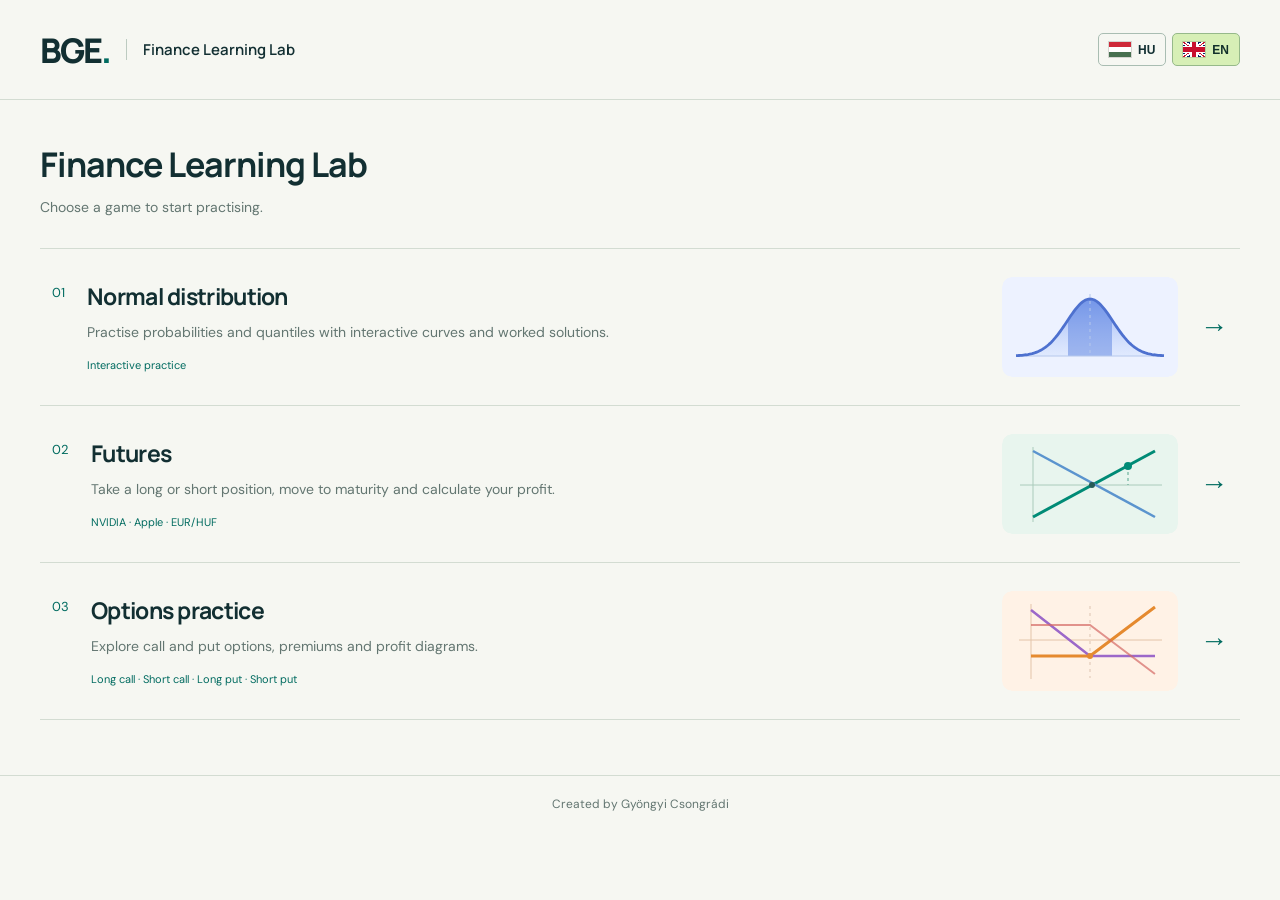
<file: index.html>
<!doctype html><html lang="en"><head><meta charset="utf-8"><meta name="viewport" content="width=device-width,initial-scale=1"><title>Pénzügy tanuló labor | Finance Learning Lab</title><meta name="description" content="Interactive learning games / Interaktív gyakorlók"><link rel="stylesheet" href="hub.css"><link rel="stylesheet" href="language.css"><style>
.game-illustration{width:176px;height:100px;flex:0 0 176px;border-radius:10px;overflow:hidden;display:block;margin-left:12px}
.game-link{gap:22px}.game-link>div{min-width:0}
@media(max-width:700px){.game-illustration{width:110px;height:72px;flex-basis:110px;margin-left:0}.game-link{gap:12px}.game-link .open-arrow{display:none}}
@media(max-width:450px){.game-link{flex-wrap:wrap}.game-link>div{flex-basis:calc(100% - 40px)}.game-illustration{margin-left:30px;width:140px;height:80px;flex-basis:140px}}
</style></head><body><header><a href="./" class="brand"><span class="bge">BGE<span class="dot">.</span></span><span class="brand-name" data-no-translate data-home-brand>Finance Learning Lab</span></a><div class="language-picker" aria-label="Language"><button type="button" data-lang="hu" aria-label="Magyar"><span class="flag flag-hu" aria-hidden="true"></span>HU</button><button type="button" data-lang="en" aria-label="English"><span class="flag flag-gb" aria-hidden="true"></span>EN</button></div></header><main class="compact-home"><div class="section-heading"><div><h1 data-no-translate data-home-title>Finance Learning Lab</h1><p>Choose a game to start practising.</p></div></div><section class="game-links" aria-label="Learning games"><a class="game-link" href="normal-distribution/"><span class="game-number">01</span><div><h2>Normal distribution</h2><p>Practise probabilities and quantiles with interactive curves and worked solutions.</p><small>Interactive practice</small></div><svg class="game-illustration" viewBox="0 0 176 100" aria-hidden="true" focusable="false"><defs><linearGradient id="normalFill" x1="0" y1="0" x2="0" y2="1"><stop stop-color="#7699ef" stop-opacity=".75"/><stop offset="1" stop-color="#c8d9fc" stop-opacity=".35"/></linearGradient><clipPath id="normalBand"><rect x="66" y="0" width="44" height="80"/></clipPath></defs><rect width="176" height="100" rx="10" fill="#edf2ff"/><path d="M 14.00 78.68 L 15.48 78.60 L 16.96 78.52 L 18.44 78.41 L 19.92 78.29 L 21.40 78.14 L 22.88 77.96 L 24.36 77.76 L 25.84 77.52 L 27.32 77.24 L 28.80 76.92 L 30.28 76.55 L 31.76 76.13 L 33.24 75.65 L 34.72 75.10 L 36.20 74.49 L 37.68 73.79 L 39.16 73.02 L 40.64 72.16 L 42.12 71.21 L 43.60 70.16 L 45.08 69.01 L 46.56 67.76 L 48.04 66.40 L 49.52 64.94 L 51.00 63.37 L 52.48 61.70 L 53.96 59.94 L 55.44 58.07 L 56.92 56.13 L 58.40 54.10 L 59.88 52.00 L 61.36 49.86 L 62.84 47.67 L 64.32 45.45 L 65.80 43.23 L 67.28 41.01 L 68.76 38.83 L 70.24 36.69 L 71.72 34.63 L 73.20 32.66 L 74.68 30.80 L 76.16 29.07 L 77.64 27.50 L 79.12 26.09 L 80.60 24.88 L 82.08 23.86 L 83.56 23.05 L 85.04 22.47 L 86.52 22.12 L 88.00 22.00 L 89.48 22.12 L 90.96 22.47 L 92.44 23.05 L 93.92 23.86 L 95.40 24.88 L 96.88 26.09 L 98.36 27.50 L 99.84 29.07 L 101.32 30.80 L 102.80 32.66 L 104.28 34.63 L 105.76 36.69 L 107.24 38.83 L 108.72 41.01 L 110.20 43.23 L 111.68 45.45 L 113.16 47.67 L 114.64 49.86 L 116.12 52.00 L 117.60 54.10 L 119.08 56.13 L 120.56 58.07 L 122.04 59.94 L 123.52 61.70 L 125.00 63.37 L 126.48 64.94 L 127.96 66.40 L 129.44 67.76 L 130.92 69.01 L 132.40 70.16 L 133.88 71.21 L 135.36 72.16 L 136.84 73.02 L 138.32 73.79 L 139.80 74.49 L 141.28 75.10 L 142.76 75.65 L 144.24 76.13 L 145.72 76.55 L 147.20 76.92 L 148.68 77.24 L 150.16 77.52 L 151.64 77.76 L 153.12 77.96 L 154.60 78.14 L 156.08 78.29 L 157.56 78.41 L 159.04 78.52 L 160.52 78.60 L 162.00 78.68 L 162 79 L 14 79 Z" fill="url(#normalFill)"/><path d="M 14.00 78.68 L 15.48 78.60 L 16.96 78.52 L 18.44 78.41 L 19.92 78.29 L 21.40 78.14 L 22.88 77.96 L 24.36 77.76 L 25.84 77.52 L 27.32 77.24 L 28.80 76.92 L 30.28 76.55 L 31.76 76.13 L 33.24 75.65 L 34.72 75.10 L 36.20 74.49 L 37.68 73.79 L 39.16 73.02 L 40.64 72.16 L 42.12 71.21 L 43.60 70.16 L 45.08 69.01 L 46.56 67.76 L 48.04 66.40 L 49.52 64.94 L 51.00 63.37 L 52.48 61.70 L 53.96 59.94 L 55.44 58.07 L 56.92 56.13 L 58.40 54.10 L 59.88 52.00 L 61.36 49.86 L 62.84 47.67 L 64.32 45.45 L 65.80 43.23 L 67.28 41.01 L 68.76 38.83 L 70.24 36.69 L 71.72 34.63 L 73.20 32.66 L 74.68 30.80 L 76.16 29.07 L 77.64 27.50 L 79.12 26.09 L 80.60 24.88 L 82.08 23.86 L 83.56 23.05 L 85.04 22.47 L 86.52 22.12 L 88.00 22.00 L 89.48 22.12 L 90.96 22.47 L 92.44 23.05 L 93.92 23.86 L 95.40 24.88 L 96.88 26.09 L 98.36 27.50 L 99.84 29.07 L 101.32 30.80 L 102.80 32.66 L 104.28 34.63 L 105.76 36.69 L 107.24 38.83 L 108.72 41.01 L 110.20 43.23 L 111.68 45.45 L 113.16 47.67 L 114.64 49.86 L 116.12 52.00 L 117.60 54.10 L 119.08 56.13 L 120.56 58.07 L 122.04 59.94 L 123.52 61.70 L 125.00 63.37 L 126.48 64.94 L 127.96 66.40 L 129.44 67.76 L 130.92 69.01 L 132.40 70.16 L 133.88 71.21 L 135.36 72.16 L 136.84 73.02 L 138.32 73.79 L 139.80 74.49 L 141.28 75.10 L 142.76 75.65 L 144.24 76.13 L 145.72 76.55 L 147.20 76.92 L 148.68 77.24 L 150.16 77.52 L 151.64 77.76 L 153.12 77.96 L 154.60 78.14 L 156.08 78.29 L 157.56 78.41 L 159.04 78.52 L 160.52 78.60 L 162.00 78.68 L 162 79 L 14 79 Z" fill="#4d76dc" opacity=".45" clip-path="url(#normalBand)"/><path d="M14 79 H162" stroke="#b5c8eb"/><path d="M88 17 V79" stroke="#b5c8eb" stroke-dasharray="3 4"/><path d="M 14.00 78.68 L 15.48 78.60 L 16.96 78.52 L 18.44 78.41 L 19.92 78.29 L 21.40 78.14 L 22.88 77.96 L 24.36 77.76 L 25.84 77.52 L 27.32 77.24 L 28.80 76.92 L 30.28 76.55 L 31.76 76.13 L 33.24 75.65 L 34.72 75.10 L 36.20 74.49 L 37.68 73.79 L 39.16 73.02 L 40.64 72.16 L 42.12 71.21 L 43.60 70.16 L 45.08 69.01 L 46.56 67.76 L 48.04 66.40 L 49.52 64.94 L 51.00 63.37 L 52.48 61.70 L 53.96 59.94 L 55.44 58.07 L 56.92 56.13 L 58.40 54.10 L 59.88 52.00 L 61.36 49.86 L 62.84 47.67 L 64.32 45.45 L 65.80 43.23 L 67.28 41.01 L 68.76 38.83 L 70.24 36.69 L 71.72 34.63 L 73.20 32.66 L 74.68 30.80 L 76.16 29.07 L 77.64 27.50 L 79.12 26.09 L 80.60 24.88 L 82.08 23.86 L 83.56 23.05 L 85.04 22.47 L 86.52 22.12 L 88.00 22.00 L 89.48 22.12 L 90.96 22.47 L 92.44 23.05 L 93.92 23.86 L 95.40 24.88 L 96.88 26.09 L 98.36 27.50 L 99.84 29.07 L 101.32 30.80 L 102.80 32.66 L 104.28 34.63 L 105.76 36.69 L 107.24 38.83 L 108.72 41.01 L 110.20 43.23 L 111.68 45.45 L 113.16 47.67 L 114.64 49.86 L 116.12 52.00 L 117.60 54.10 L 119.08 56.13 L 120.56 58.07 L 122.04 59.94 L 123.52 61.70 L 125.00 63.37 L 126.48 64.94 L 127.96 66.40 L 129.44 67.76 L 130.92 69.01 L 132.40 70.16 L 133.88 71.21 L 135.36 72.16 L 136.84 73.02 L 138.32 73.79 L 139.80 74.49 L 141.28 75.10 L 142.76 75.65 L 144.24 76.13 L 145.72 76.55 L 147.20 76.92 L 148.68 77.24 L 150.16 77.52 L 151.64 77.76 L 153.12 77.96 L 154.60 78.14 L 156.08 78.29 L 157.56 78.41 L 159.04 78.52 L 160.52 78.60 L 162.00 78.68" stroke="#4e71cf" stroke-width="2.8" fill="none"/></svg><span class="open-arrow" aria-hidden="true">→</span></a><a class="game-link" href="forward-lab/"><span class="game-number">02</span><div><h2 data-no-translate>Futures</h2><p>Take a long or short position, move to maturity and calculate your profit.</p><small>NVIDIA · Apple · EUR/HUF</small></div><svg class="game-illustration" viewBox="0 0 176 100" aria-hidden="true" focusable="false"><rect width="176" height="100" rx="10" fill="#e8f5ee"/><path d="M18 51 H160 M31 13 V88" stroke="#aacbbb"/><path d="M31 83 L153 17" stroke="#008b76" stroke-width="3" fill="none"/><path d="M31 17 L153 83" stroke="#5b94ce" stroke-width="2.5" fill="none"/><path d="M126 32 V51" stroke="#55a58c" stroke-dasharray="3 3"/><circle cx="126" cy="32" r="4" fill="#008b76"/><circle cx="90" cy="51" r="3" fill="#275b57"/></svg><span class="open-arrow" aria-hidden="true">→</span></a><a class="game-link" href="options-lab/"><span class="game-number">03</span><div><h2>Options practice</h2><p>Explore call and put options, premiums and profit diagrams.</p><small>Long call · Short call · Long put · Short put</small></div><svg class="game-illustration" viewBox="0 0 176 100" aria-hidden="true" focusable="false"><rect width="176" height="100" rx="10" fill="#fff2e6"/><path d="M17 49 H160 M29 13 V88" stroke="#e3c4a9"/><path d="M88 15 V87" stroke="#ddc4b1" stroke-dasharray="3 4"/><path d="M29 65 H88 L153 16" fill="none" stroke="#e58a2f" stroke-width="3"/><path d="M29 19 L88 65 H153" fill="none" stroke="#9c68c9" stroke-width="2.5"/><path d="M29 34 H88 L153 83" fill="none" stroke="#d56a65" stroke-width="2" opacity=".7"/><circle cx="88" cy="65" r="3" fill="#e58a2f"/></svg><span class="open-arrow" aria-hidden="true">→</span></a></section></main><footer style="display:flex;justify-content:center;padding:20px 24px;color:#637671;font-size:12px"><span data-no-translate data-home-owner>Created by Gyöngyi Csongrádi</span></footer><script src="language.js"></script>
<script>
(function(){
  function updateHomeLanguage(){
    var hu=window.BGELanguage&&window.BGELanguage.get()==='hu';
    document.querySelector('[data-home-brand]').textContent=hu?'Pénzügy tanuló labor':'Finance Learning Lab';
    document.querySelector('[data-home-title]').textContent=hu?'Pénzügy tanuló labor':'Finance Learning Lab';
    document.querySelector('[data-home-owner]').textContent=hu?'Készítette: Csongrádi Gyöngyi':'Created by Gyöngyi Csongrádi';
  }
  window.addEventListener('bge-language',updateHomeLanguage);
  updateHomeLanguage();
})();
</script></body></html>
</file>
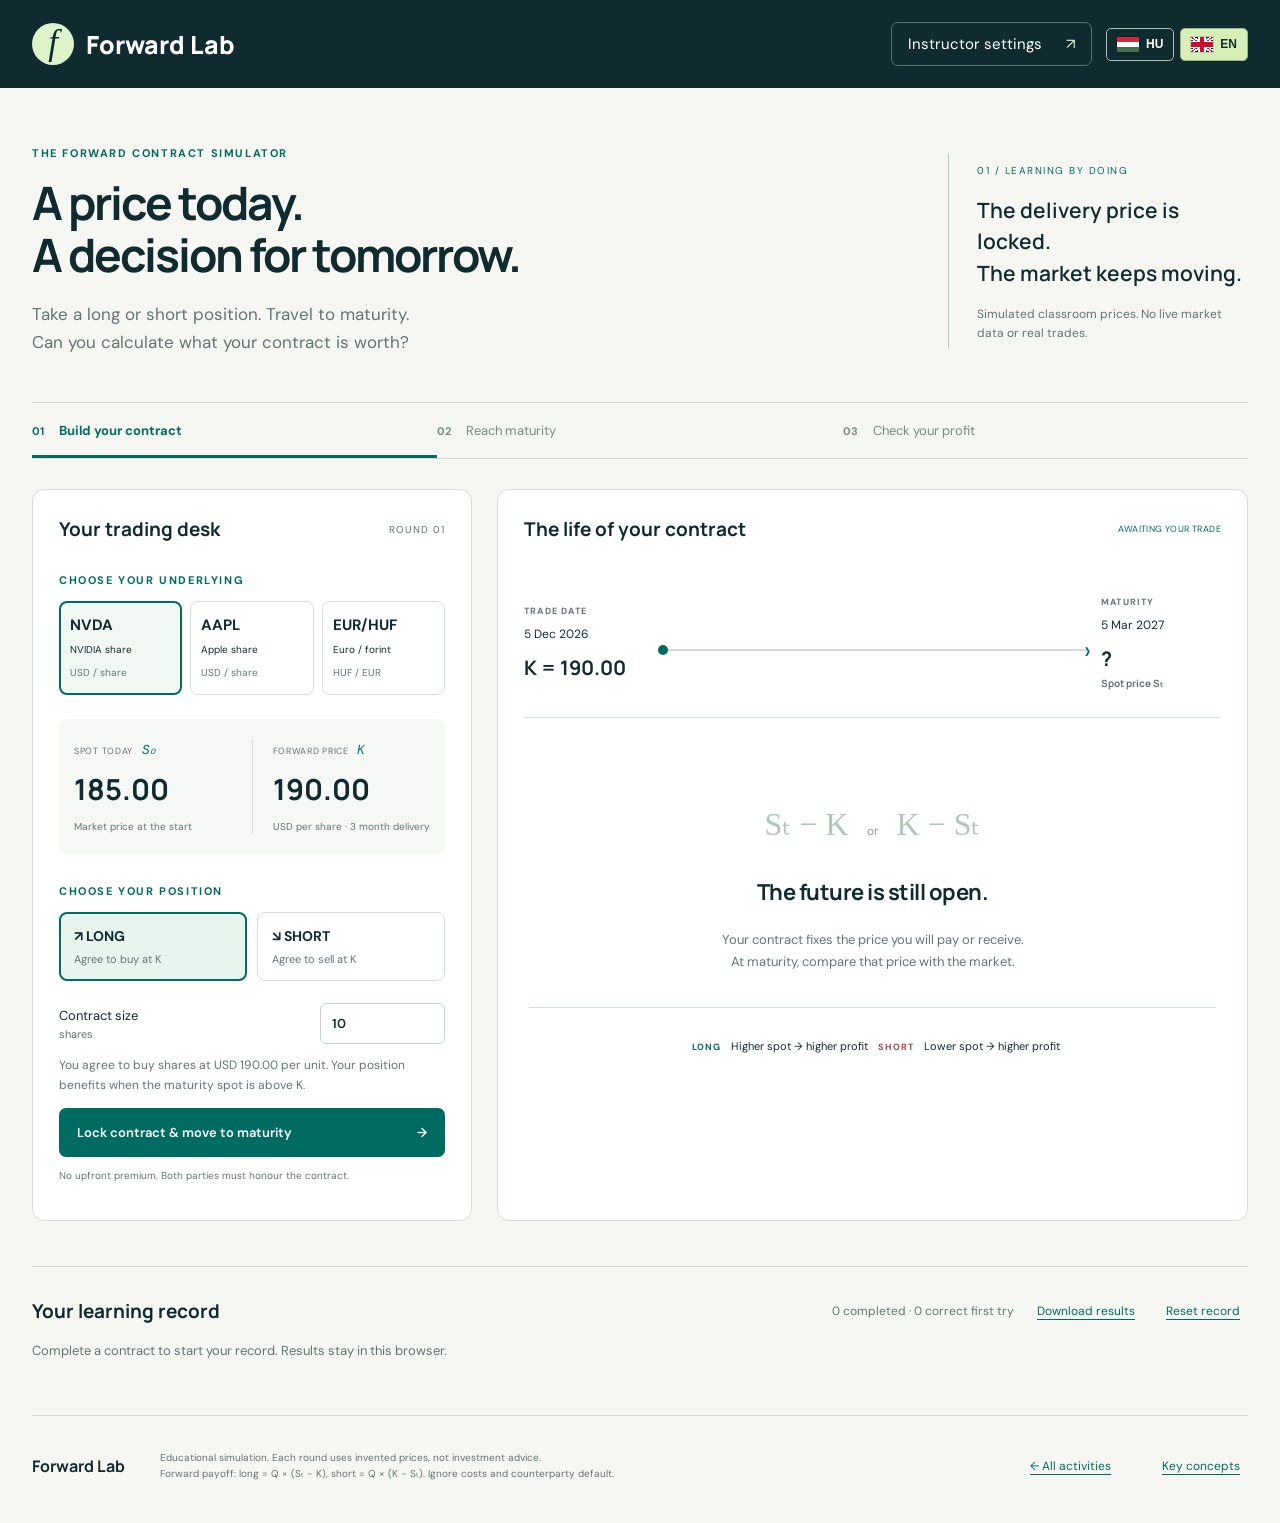
<file: forward-lab/index.html>
<!DOCTYPE html><html lang="en"><head><meta charset="UTF-8"><meta name="viewport" content="width=device-width,initial-scale=1"><title>Forward Lab · Trade, wait, calculate</title><meta name="description" content="A classroom simulator for long and short forward positions. Choose a trade, move to maturity, and calculate your profit."><link rel="stylesheet" href="style.css"><link rel="stylesheet" href="../language.css"></head><body>
<header><a class="brand" href="../" aria-label="Back to BGE Learning Lab"><span class="mark">f</span>Forward Lab</a><div style="display:flex;align-items:center;gap:14px"><button id="teacherToggle" class="header-button" aria-expanded="false">Instructor settings <span>↗</span></button><div class="language-picker" aria-label="Language"><button type="button" data-lang="hu" aria-label="Magyar"><span class="flag flag-hu" aria-hidden="true"></span>HU</button><button type="button" data-lang="en" aria-label="English"><span class="flag flag-gb" aria-hidden="true"></span>EN</button></div></div></header>
<main><section class="intro"><div><div class="eyebrow">THE FORWARD CONTRACT SIMULATOR</div><h1>A price today.<br>A decision for tomorrow.</h1><p>Take a long or short position. Travel to maturity.<br>Can you calculate what your contract is worth?</p></div><aside class="intro-note"><span>01 / LEARNING BY DOING</span><p>The delivery price is locked.<br>The market keeps moving.</p><small>Simulated classroom prices. No live market data or real trades.</small></aside></section>
<section id="teacherPanel" class="teacher" hidden><h2>Set up a classroom scenario</h2><p>Changes apply to the next contract. All prices must use the quote currency shown below.</p><div class="teacher-grid"><label>Spot price today<input id="customSpot" type="number" min="0.01" step="0.01"></label><label>Forward delivery price<input id="customK" type="number" min="0.01" step="0.01"></label><label>Maturity scenario<select id="scenario"><option value="random">Random market move</option><option value="up">Market rises</option><option value="down">Market falls</option><option value="flat">Spot equals delivery price</option><option value="custom">Custom maturity spot</option></select></label><label>Custom maturity spot<input id="customST" type="number" min="0" step="0.01" value="200"></label><label>Contract horizon<select id="horizon"><option value="1">1 month</option><option value="3" selected>3 months</option><option value="6">6 months</option></select></label><label>Travel animation<select id="speed"><option value="4">4 seconds</option><option value="8">8 seconds</option><option value="0">Instant</option></select></label></div><p class="fine">The quoted forward price is an input, not a forecast. This exercise does not model dividends, financing, margin or fees.</p></section>
<nav class="steps" aria-label="Trade stages"><span id="step1" class="active"><b>01</b> Build your contract</span><span id="step2"><b>02</b> Reach maturity</span><span id="step3"><b>03</b> Check your profit</span></nav>
<div class="workspace"><section class="trade-section"><div class="section-head"><h2>Your trading desk</h2><span id="roundLabel">ROUND 01</span></div><fieldset id="contractInputs"><legend class="sr-only">Contract choices</legend><label class="label">CHOOSE YOUR UNDERLYING</label><div class="assets" role="group" aria-label="Underlying asset"><button data-asset="nvda" class="asset selected" aria-pressed="true"><b>NVDA</b><span>NVIDIA share</span><small>USD / share</small></button><button data-asset="aapl" class="asset" aria-pressed="false"><b>AAPL</b><span>Apple share</span><small>USD / share</small></button><button data-asset="eurhuf" class="asset" aria-pressed="false"><b>EUR/HUF</b><span>Euro / forint</span><small>HUF / EUR</small></button></div>
<div class="quotes"><div><span>SPOT TODAY <i>S₀</i></span><strong id="spotPrice"></strong><small>Market price at the start</small></div><div><span>FORWARD PRICE <i>K</i></span><strong id="forwardPrice"></strong><small id="forwardTenor">Fixed for delivery in 3 months</small></div></div><label class="label">CHOOSE YOUR POSITION</label><div class="positions"><button id="longBtn" class="position selected" aria-pressed="true"><b>↗ LONG</b><span>Agree to buy at K</span></button><button id="shortBtn" class="position" aria-pressed="false"><b>↘ SHORT</b><span>Agree to sell at K</span></button></div><div class="size-row"><label for="quantity">Contract size <span id="unitText">shares</span></label><input id="quantity" type="number" value="10" min="1" max="1000000" step="1"></div><p id="positionHint" class="hint"></p></fieldset><button id="tradeButton" class="primary">Lock contract & move to maturity <span>→</span></button><p class="fine" id="contractNote">No upfront premium. Both parties must honour the contract.</p><div id="deskMessage" class="desk-message" role="status"></div></section>
<section class="outcome-section"><div class="section-head"><h2>The life of your contract</h2><span id="marketStatus" class="status">AWAITING YOUR TRADE</span></div><div class="timeline"><div><b>TRADE DATE</b><span id="startDate"></span><strong id="timelineK"></strong></div><div class="track"><span id="traveller"></span></div><div><b>MATURITY</b><span id="endDate"></span><strong id="maturityPrice">? <small>Spot price Sₜ</small></strong></div></div>
<div id="emptyState" class="empty-state"><div class="empty-symbol">Sₜ − K<span>or</span>K − Sₜ</div><h3>The future is still open.</h3><p>Your contract fixes the price you will pay or receive.<br>At maturity, compare that price with the market.</p><div class="rule"><span>LONG</span> Higher spot → higher profit <span>SHORT</span> Lower spot → higher profit</div></div>
<div id="travelling" hidden class="travel-state"><span class="pulse"></span><h3>Time is passing. Your delivery price stays fixed.</h3><p id="travelText"></p><button id="skipButton" class="secondary">Skip to maturity →</button></div>
<div id="question" hidden><div class="maturity-callout"><span>THE MARKET HAS MOVED</span><h3 id="outcomeTitle"></h3><p id="outcomeDescription"></p></div><form id="answerForm"><label for="answer">What is your total profit or loss?</label><div class="answer-row"><input id="answer" type="text" inputmode="decimal" placeholder="e.g. −250" autocomplete="off" required><span id="answerCurrency">USD</span><button class="primary" id="checkButton" type="submit">Check answer</button></div><small>Enter a negative number for a loss. Answers within ±2% are accepted (minimum tolerance: 0.01). No thousands separators.</small></form><div id="feedback" role="status" aria-live="polite"></div><button id="revealButton" class="text-button">Show the solution</button></div>
<div id="solution" hidden><div id="resultBanner" class="result-banner"></div><div class="equation" id="equation"></div><div id="explanation" class="explanation"></div><div id="chart" class="chart" role="img"></div><p class="fine">The chart shows the contract payoff per unit. The calculation above includes the full contract size.</p><button id="nextButton" class="primary">Try another contract <span>→</span></button></div></section></div>
<section class="history"><div class="section-head"><h2>Your learning record</h2><div><span id="score">0 completed</span><button class="text-button" id="exportButton">Download results</button><button class="text-button" id="clearButton">Reset record</button></div></div><p id="historyEmpty">Complete a contract to start your record. Results stay in this browser.</p><div class="table-wrap"><table id="historyTable" hidden><thead><tr><th>Round</th><th>Asset</th><th>Position</th><th>K</th><th>Sₜ</th><th>Size</th><th>Total P/L</th><th>First try</th></tr></thead><tbody id="historyBody"></tbody></table></div></section>
<footer><b>Forward Lab</b><p>Educational simulation. Each round uses invented prices, not investment advice.<br>Forward payoff: long = Q × (Sₜ − K), short = Q × (K − Sₜ). Ignore costs and counterparty default.</p><a class="text-button" href="../">← All activities</a><button id="helpButton" class="text-button">Key concepts</button></footer>
<dialog id="help"><button id="closeHelp" class="close" aria-label="Close">×</button><h2>Three prices, one contract</h2><p><b>S₀: spot today.</b> The price for an immediate transaction at the trade date.</p><p><b>K: delivery price.</b> Agreed now for a compulsory exchange at maturity. It stays fixed for this contract.</p><p><b>Sₜ: spot at maturity.</b> The market price when the contract expires. This is the price you compare with K.</p><p><b>Long:</b> you agree to buy. Payoff per unit = Sₜ − K.</p><p><b>Short:</b> you agree to sell. Payoff per unit = K − Sₜ.</p><p>For EUR/HUF, the underlying is EUR and all profits are in HUF. For shares, all profits are in USD. The opening spot price is context and does not enter the terminal forward payoff.</p><p>We use a cash-settled illustration. The payment equals the economic payoff of physical delivery. A newly agreed fair forward has zero initial value. This simulator takes its quoted delivery price as given.</p></dialog>
</main><script src="app.js"></script><script src="../language.js"></script></body></html>
</file>
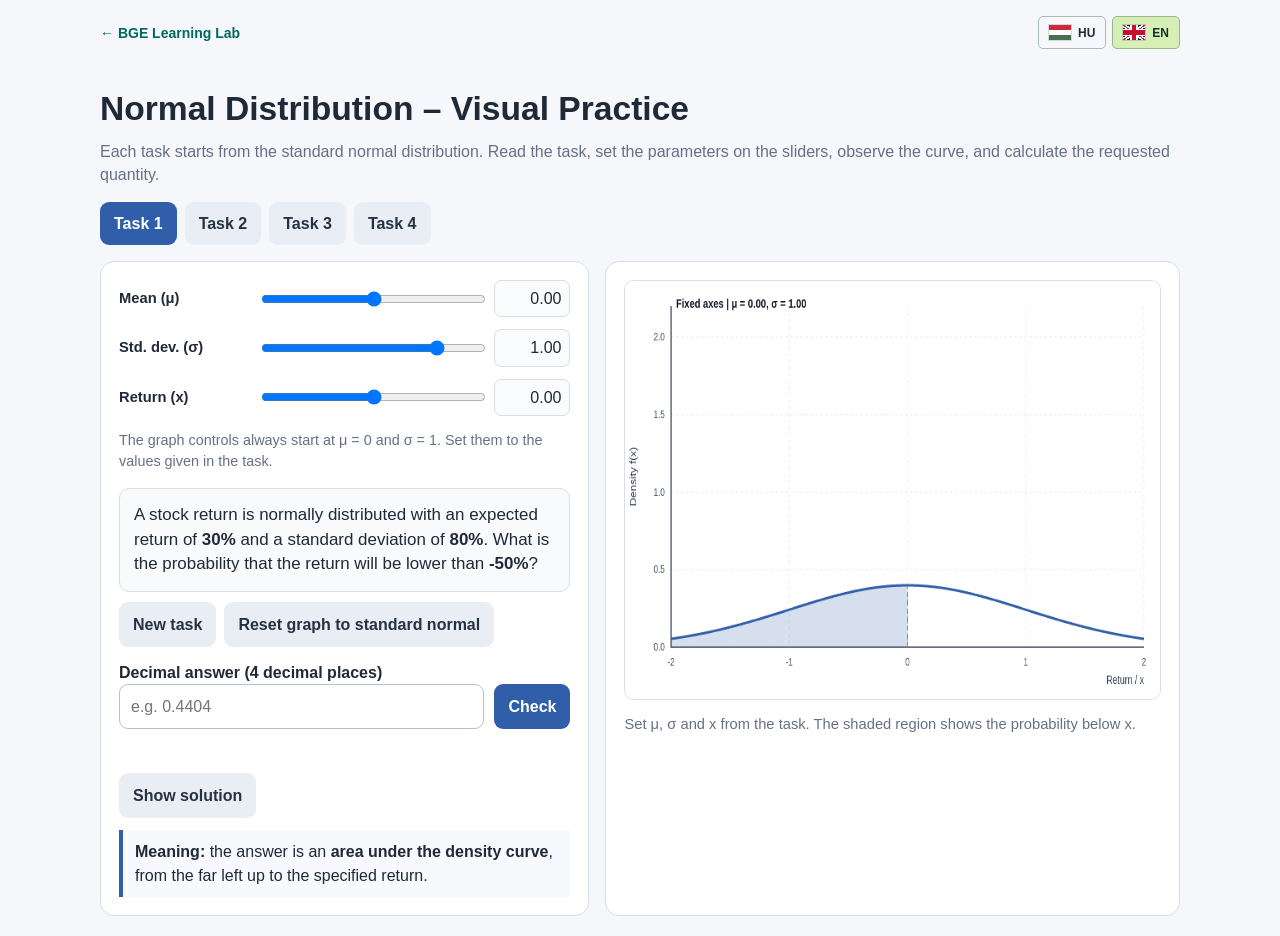
<file: normal-distribution/index.html>
<!DOCTYPE html>
<html lang="en">
<head>
<meta charset="utf-8">
<meta name="viewport" content="width=device-width,initial-scale=1">
<title>Normal Distribution Visual Practice</title>
<style>
:root{
  --bg:#f6f7fb; --card:#fff; --text:#1f2937; --muted:#667085; --line:#d8dde8;
  --accent:#315ea8; --good:#176b3a; --bad:#a52828;
}
*{box-sizing:border-box}
body{margin:0;font-family:Arial,Helvetica,sans-serif;background:var(--bg);color:var(--text);line-height:1.45}
.wrap{max-width:1120px;margin:0 auto;padding:20px}
h1{font-size:clamp(1.55rem,4vw,2.1rem);margin:0 0 6px}
.sub{color:var(--muted);margin:0 0 16px}
.tabs{display:flex;flex-wrap:wrap;gap:8px;margin-bottom:16px}
.tab{border:0;border-radius:9px;padding:10px 14px;font-weight:700;cursor:pointer;background:#e9edf4;color:#263142}
.tab.active{background:var(--accent);color:#fff}
.grid{display:grid;grid-template-columns:.92fr 1.08fr;gap:16px}
.card{background:var(--card);border:1px solid var(--line);border-radius:14px;padding:18px}
.slider-grid{display:grid;grid-template-columns:1fr;gap:12px}
.slider-row{display:grid;grid-template-columns:130px 1fr 76px;gap:10px;align-items:center}
.slider-row label{font-weight:700;font-size:.92rem}
.slider-row input[type=range]{width:100%}
.valuebox{font-variant-numeric:tabular-nums;text-align:right;padding:6px 8px;border:1px solid var(--line);border-radius:7px;background:#fafbfc}
.note{color:var(--muted);font-size:.9rem}
.taskbox{margin-top:16px;padding:14px;border-radius:10px;background:#f8fafc;border:1px solid var(--line)}
.task{font-size:1.06rem;margin:0}
.answer-row{display:grid;grid-template-columns:1fr auto;gap:10px;align-items:end;margin-top:14px}
input[type=number]{width:100%;padding:10px 11px;border:1px solid #b8c0cf;border-radius:9px;font:inherit}
button{font:inherit;border:0;border-radius:9px;padding:11px 14px;cursor:pointer;font-weight:700}
.primary{background:var(--accent);color:#fff}
.secondary{background:#e9edf4;color:#263142}
.actions{display:flex;gap:8px;flex-wrap:wrap;margin-top:10px}
.feedback{min-height:24px;margin-top:10px;font-weight:700}
.good{color:var(--good)} .bad{color:var(--bad)}
.solution{display:none;margin-top:12px;padding:12px;border-radius:10px;background:#f8fafc;border:1px solid var(--line)}
.code{font-family:Consolas,monospace;background:#eef1f5;padding:2px 5px;border-radius:4px}
canvas{width:100%;height:420px;border:1px solid var(--line);border-radius:10px;background:#fff}
.graph-caption{margin-top:8px;color:var(--muted);font-size:.92rem}
.concept{margin-top:12px;padding:10px 12px;border-left:4px solid var(--accent);background:#f7f9fc}
.task-param{font-weight:700}
@media(max-width:850px){.grid{grid-template-columns:1fr}}
@media(max-width:560px){
  .slider-row{grid-template-columns:1fr}
  .valuebox{text-align:left}
  .answer-row{grid-template-columns:1fr}
}
</style>
<link rel="stylesheet" href="../language.css"></head>
<body><div class="normal-top" style="max-width:1120px;margin:0 auto;padding:16px 20px;display:flex;align-items:center;justify-content:space-between;gap:15px"><a href="../" style="color:#006b60;text-decoration:none;font:bold 14px Arial">← <span data-no-translate> BGE Learning Lab</span></a><div class="language-picker" aria-label="Language"><button data-lang="hu" aria-label="Magyar"><span class="flag flag-hu" aria-hidden="true"></span>HU</button><button data-lang="en" aria-label="English"><span class="flag flag-gb" aria-hidden="true"></span>EN</button></div></div>
<div class="wrap" data-no-translate>
  <h1>Normal Distribution – Visual Practice</h1>
  <p class="sub">Each task starts from the standard normal distribution. Read the task, set the parameters on the sliders, observe the curve, and calculate the requested quantity.</p>

  <div class="tabs">
    <button class="tab active" data-page="left">Task 1</button>
    <button class="tab" data-page="density">Task 2</button>
    <button class="tab" data-page="inv">Task 3</button>
    <button class="tab" data-page="between">Task 4</button>
  </div>

  <div class="grid">
    <section class="card">
      <div id="sliders"></div>
      <p class="note">The graph controls always start at μ = 0 and σ = 1. Set them to the values given in the task.</p>

      <div class="taskbox">
        <p class="task" id="taskText"></p>
      </div>

      <div class="actions">
        <button class="secondary" id="newTask">New task</button>
        <button class="secondary" id="reset">Reset graph to standard normal</button>
      </div>

      <div class="answer-row">
        <div>
          <label for="answer"><strong>Decimal answer (4 decimal places)</strong></label>
          <input id="answer" type="number" step="0.0001" placeholder="e.g. 0.4404">
        </div>
        <button class="primary" id="check">Check</button>
      </div>

      <div class="feedback" id="feedback" aria-live="polite"></div>

      <div class="actions">
        <button class="secondary" id="showSolution">Show solution</button>
      </div>

      <div class="solution" id="solution"></div>
      <div class="concept" id="concept"></div>
    </section>

    <section class="card">
      <canvas id="chart" width="860" height="500" aria-label="Normal distribution graph"></canvas>
      <div class="graph-caption" id="graphCaption"></div>
    </section>
  </div>
</div>

<script>
let page="left";
let task={mu:0.08,sigma:0.20,x:0.15,p:0.05,x1:0.05,x2:0.10};

const $=id=>document.getElementById(id);

function erf(x){
  const s=x<0?-1:1; x=Math.abs(x);
  const a1=.254829592,a2=-.284496736,a3=1.421413741,a4=-1.453152027,a5=1.061405429,p=.3275911;
  const t=1/(1+p*x);
  return s*(1-(((((a5*t+a4)*t)+a3)*t+a2)*t+a1)*t*Math.exp(-x*x));
}
function cdf(z){return .5*(1+erf(z/Math.SQRT2))}
function pdf(x,mu,s){const z=(x-mu)/s;return Math.exp(-.5*z*z)/(s*Math.sqrt(2*Math.PI))}
function invNorm(p){
  const a=[-39.6968302866538,220.946098424521,-275.928510446969,138.357751867269,-30.6647980661472,2.50662827745924];
  const b=[-54.4760987982241,161.585836858041,-155.698979859887,66.8013118877197,-13.2806815528857];
  const c=[-.00778489400243029,-.322396458041136,-2.40075827716184,-2.54973253934373,4.37466414146497,2.93816398269878];
  const d=[.00778469570904146,.32246712907004,2.445134137143,3.75440866190742];
  let q,r;
  if(p<.02425){q=Math.sqrt(-2*Math.log(p));return (((((c[0]*q+c[1])*q+c[2])*q+c[3])*q+c[4])*q+c[5])/((((d[0]*q+d[1])*q+d[2])*q+d[3])*q+1)}
  if(p>.97575){q=Math.sqrt(-2*Math.log(1-p));return -(((((c[0]*q+c[1])*q+c[2])*q+c[3])*q+c[4])*q+c[5])/((((d[0]*q+d[1])*q+d[2])*q+d[3])*q+1)}
  q=p-.5;r=q*q;
  return (((((a[0]*r+a[1])*r+a[2])*r+a[3])*r+a[4])*r+a[5])*q/(((((b[0]*r+b[1])*r+b[2])*r+b[3])*r+b[4])*r+1)
}
function pct(v){return (v*100).toFixed(1).replace(/\.0$/,"")+"%"}

function buildSliders(){
  let html=`
    <div class="slider-grid">
      <div class="slider-row">
        <label for="mu">Mean (μ)</label>
        <input id="mu" type="range" min="-0.75" max="0.75" step="0.01" value="0">
        <span class="valuebox" id="muVal">0.00</span>
      </div>
      <div class="slider-row">
        <label for="sigma">Std. dev. (σ)</label>
        <input id="sigma" type="range" min="0.20" max="1.20" step="0.01" value="1">
        <span class="valuebox" id="sigmaVal">1.00</span>
      </div>`;
  if(page==="left"||page==="density"){
    html+=`
      <div class="slider-row">
        <label for="x">Return (x)</label>
        <input id="x" type="range" min="-1.75" max="1.75" step="0.01" value="0">
        <span class="valuebox" id="xVal">0.00</span>
      </div>`;
  }else if(page==="inv"){
    html+=`
      <div class="slider-row">
        <label for="p">Left-tail p</label>
        <input id="p" type="range" min="0.01" max="0.99" step="0.01" value="0.50">
        <span class="valuebox" id="pVal">0.50</span>
      </div>`;
  }else{
    html+=`
      <div class="slider-row">
        <label for="x1">Lower return</label>
        <input id="x1" type="range" min="-1.75" max="1.70" step="0.01" value="-0.50">
        <span class="valuebox" id="x1Val">-0.50</span>
      </div>
      <div class="slider-row">
        <label for="x2">Upper return</label>
        <input id="x2" type="range" min="-1.70" max="1.75" step="0.01" value="0.50">
        <span class="valuebox" id="x2Val">0.50</span>
      </div>`;
  }
  html+="</div>";
  $("sliders").innerHTML=html;
  $("sliders").querySelectorAll("input").forEach(el=>el.addEventListener("input",updateGraphFromControls));
}

function controlState(){
  return {
    mu:+$("mu").value,
    sigma:+$("sigma").value,
    x:$("x")?+$("x").value:null,
    p:$("p")?+$("p").value:null,
    x1:$("x1")?+$("x1").value:null,
    x2:$("x2")?+$("x2").value:null
  };
}

function updateValueBoxes(){
  ["mu","sigma","x","p","x1","x2"].forEach(id=>{
    const el=$(id), box=$(id+"Val");
    if(el&&box) box.textContent=(+el.value).toFixed(2);
  });
}

function generateTask(){
  // Values deliberately stay within the fixed chart range.
  const mus=[-0.30,-0.20,-0.10,0,0.08,0.10,0.20,0.30];
  const sigmas=[0.20,0.25,0.30,0.40,0.50,0.60,0.80,1.00];
  task.mu=mus[Math.floor(Math.random()*mus.length)];
  task.sigma=sigmas[Math.floor(Math.random()*sigmas.length)];

  if(page==="left"||page==="density"){
    const zChoices=[-1.5,-1,-0.75,-0.5,0.5,0.75,1,1.5];
    let x=task.mu+task.sigma*zChoices[Math.floor(Math.random()*zChoices.length)];
    task.x=Math.max(-1.70,Math.min(1.70,Math.round(x*100)/100));
  }else if(page==="inv"){
    const ps=[0.05,0.10,0.20,0.25,0.75,0.80,0.90,0.95];
    task.p=ps[Math.floor(Math.random()*ps.length)];
  }else{
    const pairs=[[-1,0],[-0.75,0.75],[-0.5,1],[-1,1],[-0.5,0.5]];
    const pair=pairs[Math.floor(Math.random()*pairs.length)];
    let a=task.mu+task.sigma*pair[0];
    let b=task.mu+task.sigma*pair[1];
    task.x1=Math.max(-1.70,Math.min(1.60,Math.round(a*100)/100));
    task.x2=Math.max(task.x1+0.05,Math.min(1.70,Math.round(b*100)/100));
  }
  renderTaskText();
  $("answer").value="";
  $("feedback").textContent="";
  $("solution").style.display="none";
}

function renderTaskText(){
  if(page==="left"){
    $("taskText").innerHTML=`A stock return is normally distributed with an expected return of <span class="task-param">${pct(task.mu)}</span> and a standard deviation of <span class="task-param">${pct(task.sigma)}</span>. What is the probability that the return will be lower than <span class="task-param">${pct(task.x)}</span>?`;
    $("concept").innerHTML="<strong>Meaning:</strong> the answer is an <strong>area under the density curve</strong>, from the far left up to the specified return.";
  }else if(page==="density"){
    $("taskText").innerHTML=`A stock return is normally distributed with an expected return of <span class="task-param">${pct(task.mu)}</span> and a standard deviation of <span class="task-param">${pct(task.sigma)}</span>. Use the normal density function to describe how strongly outcomes are concentrated around a return of <span class="task-param">${pct(task.x)}</span>.`;
    $("concept").innerHTML="<strong>Meaning:</strong> for a continuous distribution, the probability of one exact return is zero. The density function instead measures the <strong>local concentration of probability around that return</strong>; its value is represented by the height of the curve.";
  }else if(page==="inv"){
    $("taskText").innerHTML=`A stock return is normally distributed with an expected return of <span class="task-param">${pct(task.mu)}</span> and a standard deviation of <span class="task-param">${pct(task.sigma)}</span>. Determine the return below which <span class="task-param">${(100*task.p).toFixed(0)}%</span> of possible returns are expected to fall.`;
    $("concept").innerHTML="<strong>Meaning:</strong> the probability (area) is given. The task is to find the <strong>return on the horizontal axis</strong> where that left-tail area ends.";
  }else{
    $("taskText").innerHTML=`A stock return is normally distributed with an expected return of <span class="task-param">${pct(task.mu)}</span> and a standard deviation of <span class="task-param">${pct(task.sigma)}</span>. What is the probability that the return will be between <span class="task-param">${pct(task.x1)}</span> and <span class="task-param">${pct(task.x2)}</span>?`;
    $("concept").innerHTML="<strong>Meaning:</strong> the answer is the <strong>area under the density curve between the two specified returns</strong>.";
  }
}

function taskResult(){
  if(page==="left") return cdf((task.x-task.mu)/task.sigma);
  if(page==="density") return pdf(task.x,task.mu,task.sigma);
  if(page==="inv") return task.mu+task.sigma*invNorm(task.p);
  return cdf((task.x2-task.mu)/task.sigma)-cdf((task.x1-task.mu)/task.sigma);
}

function excelFormula(){
  if(page==="left") return `=NORM.DIST(${task.x},${task.mu},${task.sigma},TRUE)`;
  if(page==="density") return `=NORM.DIST(${task.x},${task.mu},${task.sigma},FALSE)`;
  if(page==="inv") return `=NORM.INV(${task.p},${task.mu},${task.sigma})`;
  return `=NORM.DIST(${task.x2},${task.mu},${task.sigma},TRUE)-NORM.DIST(${task.x1},${task.mu},${task.sigma},TRUE)`;
}

function resetGraph(){
  $("mu").value=0; $("sigma").value=1;
  if($("x")) $("x").value=0;
  if($("p")) $("p").value=.5;
  if($("x1")) $("x1").value=-.5;
  if($("x2")) $("x2").value=.5;
  updateGraphFromControls();
}

function check(){
  const raw=$("answer").value.trim();
  const u=parseFloat(raw);
  if(!Number.isFinite(u)){
    $("feedback").className="feedback bad";
    $("feedback").textContent="Enter your answer as a decimal rounded to 4 decimal places.";
    return;
  }
  const r=taskResult();
  const rounded=Number(r.toFixed(4));
  const tol=0.00005;
  if(Math.abs(u-rounded)<=tol){
    $("feedback").className="feedback good";
    $("feedback").textContent="Correct.";
  }else{
    $("feedback").className="feedback bad";
    $("feedback").textContent="Not quite. Enter the result as a decimal rounded to 4 decimal places.";
  }
}


function calculatorSteps(){
  if(page==="left"){
    return `Casio fx-991CW:<br>
    1. MENU → Distribution → Normal CD<br>
    2. Lower: enter a very large negative number (e.g. -1E99)<br>
    3. Upper: ${task.x}<br>
    4. μ: ${task.mu}<br>
    5. σ: ${task.sigma}<br>
    6. Execute the calculation.<br>
    7. Enter the result above as a decimal rounded to 4 decimal places.`;
  }
  if(page==="density"){
    return `Casio fx-991CW:<br>
    1. MENU → Distribution → Normal PD<br>
    2. x: ${task.x}<br>
    3. μ: ${task.mu}<br>
    4. σ: ${task.sigma}<br>
    5. Execute the calculation.<br>
    6. Enter the density value above as a decimal rounded to 4 decimal places.`;
  }
  if(page==="inv"){
    return `Casio fx-991CW:<br>
    1. MENU → Distribution → Inverse Normal<br>
    2. Area: ${task.p}<br>
    3. μ: ${task.mu}<br>
    4. σ: ${task.sigma}<br>
    5. Execute the calculation.<br>
    6. Enter the resulting return above as a decimal rounded to 4 decimal places.`;
  }
  return `Casio fx-991CW:<br>
    1. MENU → Distribution → Normal CD<br>
    2. Lower: ${task.x1}<br>
    3. Upper: ${task.x2}<br>
    4. μ: ${task.mu}<br>
    5. σ: ${task.sigma}<br>
    6. Execute the calculation.<br>
    7. Enter the result above as a decimal rounded to 4 decimal places.`;
}

function showSolution(){
  const r=taskResult();
  let text="";
  if(page==="left"||page==="between") text=`Decimal probability = ${r.toFixed(4)} (${(100*r).toFixed(2)}%)`;
  else if(page==="density") text=`Density value = ${r.toFixed(4)}`;
  else text=`Return = ${r.toFixed(4)} (${pct(r)})`;
  $("solution").innerHTML=`<strong>Solution:</strong> ${text}<br>
  <strong>Excel:</strong> <span class="code">${excelFormula()}</span><br><br>
  <strong>Calculator steps:</strong><br>${calculatorSteps()}`;
  $("solution").style.display="block";
}

function updateGraphFromControls(){
  updateValueBoxes();
  draw();
}

function draw(){
  const c=$("chart"),ctx=c.getContext("2d"),v=controlState();
  const W=c.width,H=c.height,pad={l:74,r:26,t:30,b:62};

  // Fixed coordinate system
  const XMIN=-2, XMAX=2, YMIN=0, YMAX=2.2;
  const X=x=>pad.l+(x-XMIN)/(XMAX-XMIN)*(W-pad.l-pad.r);
  const Y=y=>H-pad.b-(y-YMIN)/(YMAX-YMIN)*(H-pad.t-pad.b);

  ctx.clearRect(0,0,W,H);
  ctx.fillStyle="#fff";ctx.fillRect(0,0,W,H);

  const xticks=[-2,-1,0,1,2], yticks=[0,.5,1,1.5,2];
  ctx.strokeStyle="#e4e7ec";ctx.lineWidth=1;ctx.setLineDash([4,4]);
  xticks.forEach(x=>{ctx.beginPath();ctx.moveTo(X(x),pad.t);ctx.lineTo(X(x),H-pad.b);ctx.stroke()});
  yticks.forEach(y=>{ctx.beginPath();ctx.moveTo(pad.l,Y(y));ctx.lineTo(W-pad.r,Y(y));ctx.stroke()});
  ctx.setLineDash([]);

  ctx.strokeStyle="#344054";ctx.lineWidth=1.6;
  ctx.beginPath();ctx.moveTo(pad.l,pad.t);ctx.lineTo(pad.l,H-pad.b);ctx.lineTo(W-pad.r,H-pad.b);ctx.stroke();

  ctx.fillStyle="#475467";ctx.font="13px Arial";
  ctx.textAlign="center";xticks.forEach(x=>ctx.fillText(x.toFixed(0),X(x),H-pad.b+22));
  ctx.textAlign="right";yticks.forEach(y=>ctx.fillText(y.toFixed(1),pad.l-10,Y(y)+4));

  ctx.fillStyle="#344054";ctx.font="14px Arial";ctx.textAlign="center";
  ctx.fillText("Return / x",W-pad.r-30,H-18);
  ctx.save();ctx.translate(18,(pad.t+H-pad.b)/2);ctx.rotate(-Math.PI/2);ctx.fillText("Density f(x)",0,0);ctx.restore();

  function shade(a,b){
    const aa=Math.max(a,XMIN),bb=Math.min(b,XMAX);
    if(!(aa<bb))return;
    ctx.fillStyle="rgba(49,94,168,.20)";
    ctx.beginPath();ctx.moveTo(X(aa),Y(0));
    for(let i=0;i<=450;i++){
      const x=aa+(bb-aa)*i/450;
      ctx.lineTo(X(x),Y(Math.min(pdf(x,v.mu,v.sigma),YMAX)));
    }
    ctx.lineTo(X(bb),Y(0));ctx.closePath();ctx.fill();
  }

  if(page==="left") shade(XMIN,v.x);
  if(page==="inv"){
    const invx=v.mu+v.sigma*invNorm(v.p);
    shade(XMIN,invx);
  }
  if(page==="between" && v.x1<v.x2) shade(v.x1,v.x2);

  ctx.strokeStyle="#315ea8";ctx.lineWidth=3;ctx.beginPath();
  for(let i=0;i<=700;i++){
    const x=XMIN+(XMAX-XMIN)*i/700;
    const y=Math.min(pdf(x,v.mu,v.sigma),YMAX);
    if(i===0)ctx.moveTo(X(x),Y(y));else ctx.lineTo(X(x),Y(y));
  }
  ctx.stroke();

  const markers=[];
  if(page==="left"||page==="density") markers.push(v.x);
  if(page==="inv") markers.push(v.mu+v.sigma*invNorm(v.p));
  if(page==="between"){markers.push(v.x1);markers.push(v.x2);}
  markers.forEach(mx=>{
    if(mx<XMIN||mx>XMAX)return;
    const my=Math.min(pdf(mx,v.mu,v.sigma),YMAX);
    ctx.strokeStyle="#9a3f4d";ctx.setLineDash([6,4]);ctx.lineWidth=1.4;
    ctx.beginPath();ctx.moveTo(X(mx),H-pad.b);ctx.lineTo(X(mx),Y(my));ctx.stroke();ctx.setLineDash([]);
    if(page==="density"){
      ctx.fillStyle="#9a3f4d";ctx.beginPath();ctx.arc(X(mx),Y(my),5,0,Math.PI*2);ctx.fill();
    }
  });

  if(v.mu>=XMIN&&v.mu<=XMAX){
    ctx.strokeStyle="#98a2b3";ctx.setLineDash([3,4]);
    ctx.beginPath();ctx.moveTo(X(v.mu),H-pad.b);ctx.lineTo(X(v.mu),Y(Math.min(pdf(v.mu,v.mu,v.sigma),YMAX)));ctx.stroke();
    ctx.setLineDash([]);
  }

  ctx.fillStyle="#101828";ctx.font="bold 15px Arial";ctx.textAlign="left";
  ctx.fillText(`Fixed axes | μ = ${v.mu.toFixed(2)}, σ = ${v.sigma.toFixed(2)}`,pad.l+8,pad.t+2);

  if(page==="left"){
    $("graphCaption").textContent="Set μ, σ and x from the task. The shaded region shows the probability below x.";
  }else if(page==="density"){
    $("graphCaption").textContent="Set μ, σ and x from the task. The red point shows the local density at x; for a continuous distribution, P(R = x) itself is zero.";
  }else if(page==="inv"){
    $("graphCaption").textContent="Set μ, σ and the left-tail probability from the task. The shaded area is given; the endpoint on the x-axis is the unknown return.";
  }else{
    $("graphCaption").textContent="Set μ, σ and both return limits from the task. The shaded region is the probability between the two returns.";
  }
}

document.querySelectorAll(".tab").forEach(btn=>{
  btn.addEventListener("click",()=>{
    page=btn.dataset.page;
    document.querySelectorAll(".tab").forEach(b=>b.classList.toggle("active",b===btn));
    buildSliders();
    resetGraph();
    generateTask();
  });
});

$("newTask").addEventListener("click",generateTask);
$("reset").addEventListener("click",resetGraph);
$("check").addEventListener("click",check);
$("showSolution").addEventListener("click",showSolution);

buildSliders();
resetGraph();
generateTask();
</script>
<script src="../language.js"></script><script>const pageLanguage='en';function normalLanguageRoute(lang){if(lang!==pageLanguage)location.replace(lang==='hu'?'hu.html':'index.html')}window.addEventListener('bge-language',e=>normalLanguageRoute(e.detail));normalLanguageRoute(window.BGELanguage.get());</script></body>
</html>
</file>
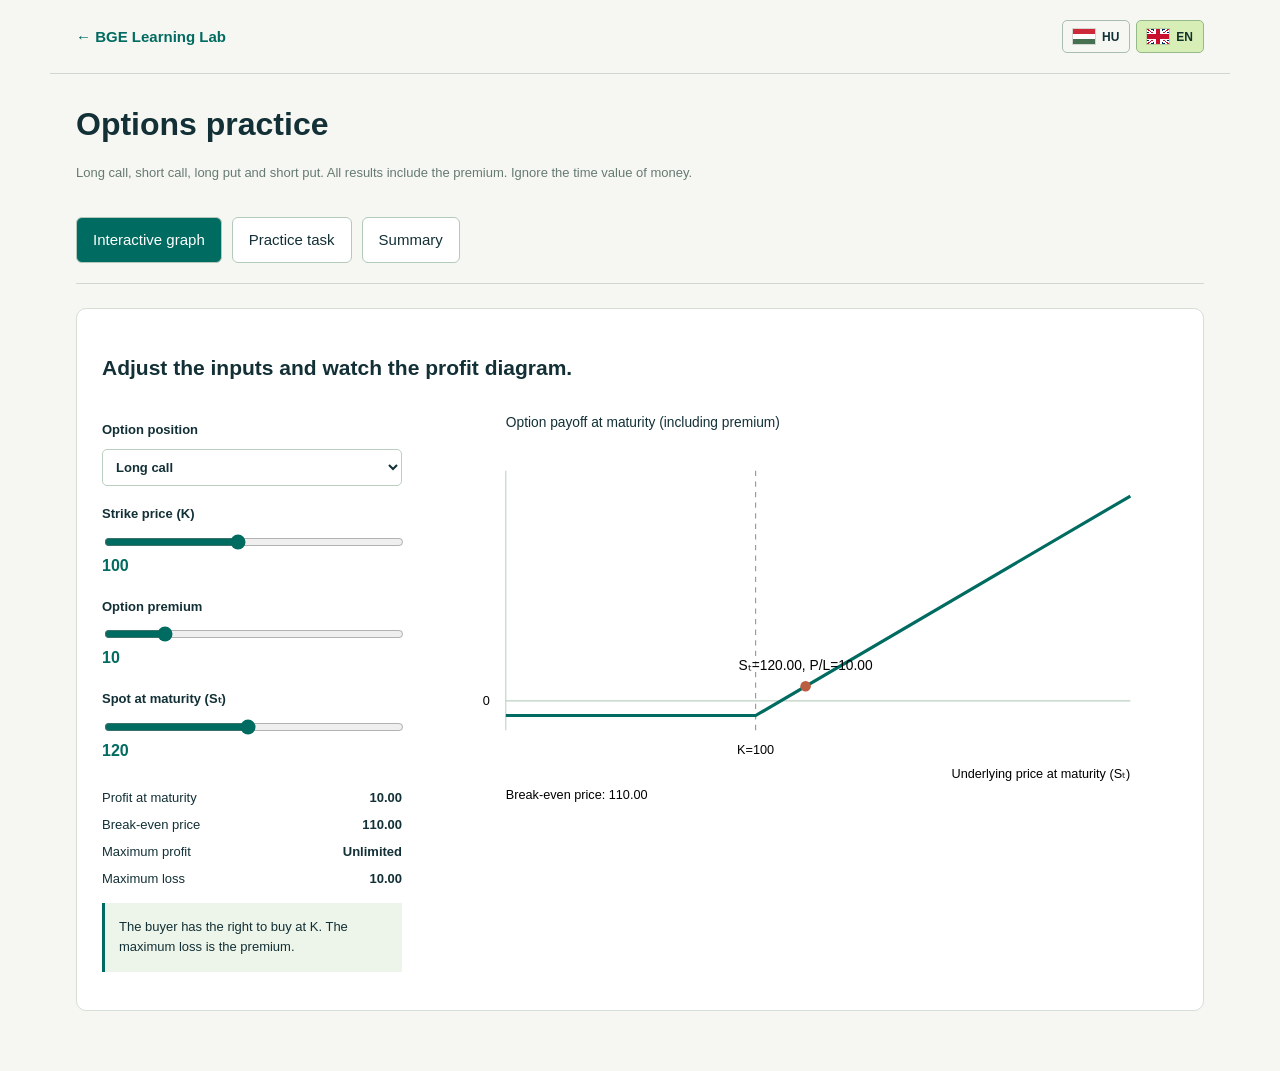
<file: options-lab/index.html>
<!doctype html><html lang="en"><head><meta charset="utf-8"><meta name="viewport" content="width=device-width,initial-scale=1"><title>Options practice</title><link rel="stylesheet" href="../language.css"><link rel="stylesheet" href="style.css"></head><body><header><a href="../">← <span>BGE Learning Lab</span></a><div class="language-picker" aria-label="Language"><button data-lang="hu" aria-label="Magyar"><span class="flag flag-hu" aria-hidden="true"></span>HU</button><button data-lang="en" aria-label="English"><span class="flag flag-gb" aria-hidden="true"></span>EN</button></div></header><main><h1>Options practice</h1><p class="muted">Long call, short call, long put and short put. All results include the premium. Ignore the time value of money.</p><nav aria-label="Practice sections"><button class="active" data-tab="explore">Interactive graph</button><button data-tab="practice">Practice task</button><button data-tab="summary">Summary</button></nav><section id="explore"><h2>Adjust the inputs and watch the profit diagram.</h2><div class="layout"><div><label>Option position<select id="position"><option value="lc">Long call</option><option value="sc">Short call</option><option value="lp">Long put</option><option value="sp">Short put</option></select></label><label>Strike price (K)<input id="strike" type="range" min="20" max="200" step="5" value="100"><output id="kOut"></output></label><label>Option premium<input id="premium" type="range" min="1" max="50" step="1" value="10"><output id="pOut"></output></label><label>Spot at maturity (Sₜ)<input id="spot" type="range" min="0" max="250" step="5" value="120"><output id="sOut"></output></label><dl><dt>Profit at maturity</dt><dd id="profit"></dd><dt>Break-even price</dt><dd id="breakEven"></dd><dt>Maximum profit</dt><dd id="maxProfit"></dd><dt>Maximum loss</dt><dd id="maxLoss"></dd></dl><p id="optionExplanation" class="note"></p></div><div id="plot" class="plot"></div></div></section><section id="practice" hidden><h2>Practice task</h2><p id="taskText" class="note"></p><div class="task-inputs"><label>Profit per unit<input id="userProfit" type="text" inputmode="decimal"></label><label>What is the break-even price?<input id="userBE" type="text" inputmode="decimal"></label><label>Which market move benefits the position?<select id="userDirection"><option value="">—</option><option value="rise">Price rises</option><option value="fall">Price falls</option><option value="noRise">No significant rise</option><option value="noFall">No significant fall</option></select></label></div><p class="muted">Answer tolerance: ±2% (minimum 0.01).</p><button id="check" class="primary">Check answers</button><button id="newTask">New task</button><p id="feedback" role="status" aria-live="polite"></p><div id="worked" hidden><h3>Correct answers</h3><p id="workedProfit"></p><p id="workedBE"></p><p id="workedDirection"></p><div id="taskPlot" class="plot"></div></div><p id="score"></p></section><section id="summary" hidden><h2>Four basic option positions</h2><div class="table-wrap"><table><thead><tr><th>Position</th><th>Expected move</th><th>Break-even price</th><th>Maximum profit</th><th>Maximum loss</th></tr></thead><tbody><tr><td>Long call</td><td>Price rises</td><td>K + p</td><td>Unlimited</td><td>p</td></tr><tr><td>Short call</td><td>No significant rise</td><td>K + p</td><td>p</td><td>Unlimited</td></tr><tr><td>Long put</td><td>Price falls</td><td>K − p</td><td>K − p</td><td>p</td></tr><tr><td>Short put</td><td>No significant fall</td><td>K − p</td><td>p</td><td>K − p</td></tr></tbody></table></div><p class="note">p = premium. Sₜ ≥ 0. The table assumes p ≤ K.</p><p class="muted">All values are per unit of the underlying. Premium financing, fees and taxes are ignored.</p></section></main><script src="app.js"></script><script src="../language.js"></script></body></html>
</file>
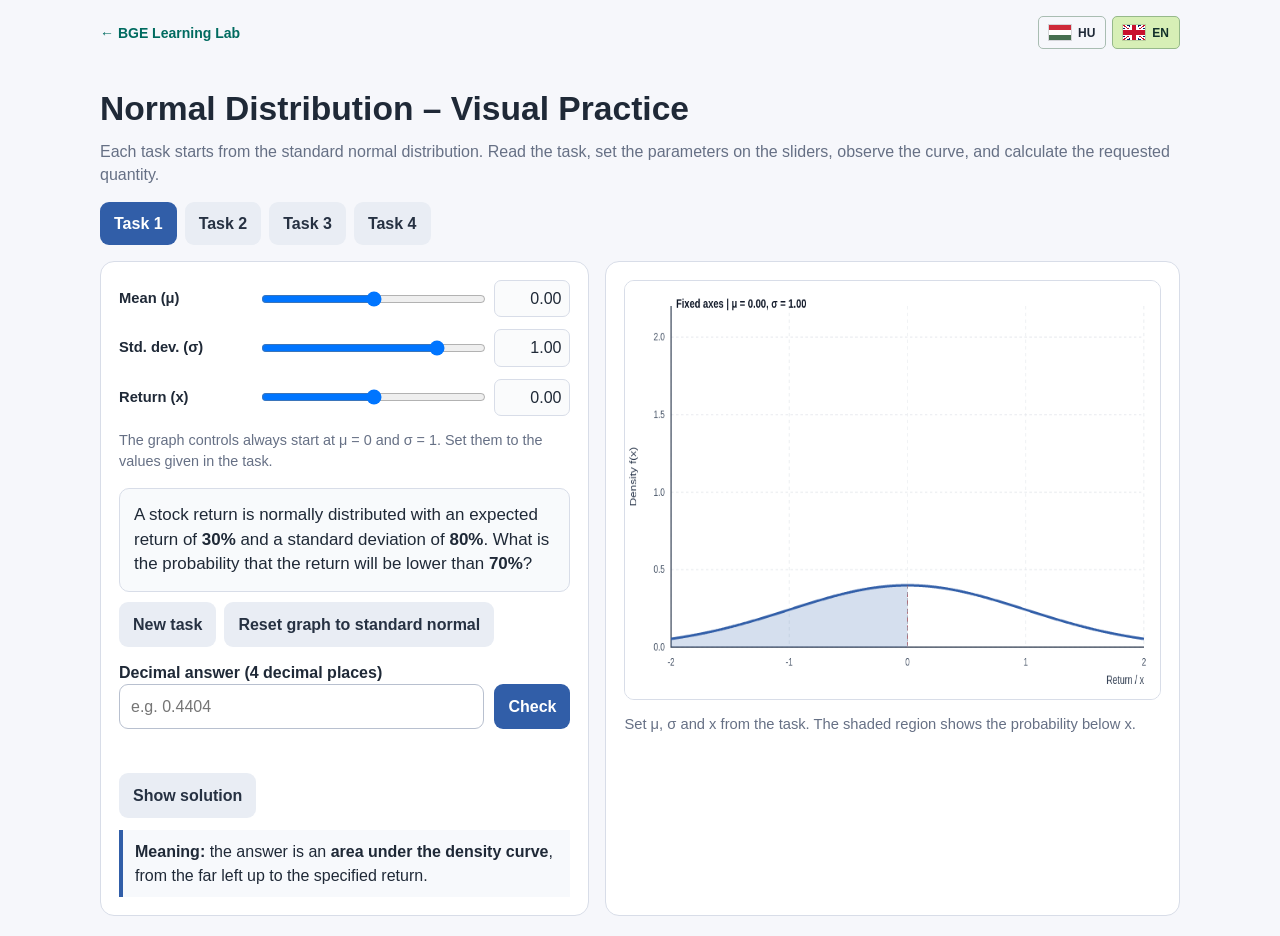
<file: normal-distribution/hu.html>
<!DOCTYPE html>
<html lang="hu">
<head>
<meta charset="utf-8">
<meta name="viewport" content="width=device-width,initial-scale=1">
<title>Normális eloszlás – vizuális gyakorló</title>
<style>
:root{
  --bg:#f6f7fb; --card:#fff; --text:#1f2937; --muted:#667085; --line:#d8dde8;
  --accent:#315ea8; --good:#176b3a; --bad:#a52828;
}
*{box-sizing:border-box}
body{margin:0;font-family:Arial,Helvetica,sans-serif;background:var(--bg);color:var(--text);line-height:1.45}
.wrap{max-width:1120px;margin:0 auto;padding:20px}
h1{font-size:clamp(1.55rem,4vw,2.1rem);margin:0 0 6px}
.sub{color:var(--muted);margin:0 0 16px}
.tabs{display:flex;flex-wrap:wrap;gap:8px;margin-bottom:16px}
.tab{border:0;border-radius:9px;padding:10px 14px;font-weight:700;cursor:pointer;background:#e9edf4;color:#263142}
.tab.active{background:var(--accent);color:#fff}
.grid{display:grid;grid-template-columns:.92fr 1.08fr;gap:16px}
.card{background:var(--card);border:1px solid var(--line);border-radius:14px;padding:18px}
.slider-grid{display:grid;grid-template-columns:1fr;gap:12px}
.slider-row{display:grid;grid-template-columns:130px 1fr 76px;gap:10px;align-items:center}
.slider-row label{font-weight:700;font-size:.92rem}
.slider-row input[type=range]{width:100%}
.valuebox{font-variant-numeric:tabular-nums;text-align:right;padding:6px 8px;border:1px solid var(--line);border-radius:7px;background:#fafbfc}
.note{color:var(--muted);font-size:.9rem}
.taskbox{margin-top:16px;padding:14px;border-radius:10px;background:#f8fafc;border:1px solid var(--line)}
.task{font-size:1.06rem;margin:0}
.answer-row{display:grid;grid-template-columns:1fr auto;gap:10px;align-items:end;margin-top:14px}
input[type=number]{width:100%;padding:10px 11px;border:1px solid #b8c0cf;border-radius:9px;font:inherit}
button{font:inherit;border:0;border-radius:9px;padding:11px 14px;cursor:pointer;font-weight:700}
.primary{background:var(--accent);color:#fff}
.secondary{background:#e9edf4;color:#263142}
.actions{display:flex;gap:8px;flex-wrap:wrap;margin-top:10px}
.feedback{min-height:24px;margin-top:10px;font-weight:700}
.good{color:var(--good)} .bad{color:var(--bad)}
.solution{display:none;margin-top:12px;padding:12px;border-radius:10px;background:#f8fafc;border:1px solid var(--line)}
.code{font-family:Consolas,monospace;background:#eef1f5;padding:2px 5px;border-radius:4px}
canvas{width:100%;height:420px;border:1px solid var(--line);border-radius:10px;background:#fff}
.graph-caption{margin-top:8px;color:var(--muted);font-size:.92rem}
.concept{margin-top:12px;padding:10px 12px;border-left:4px solid var(--accent);background:#f7f9fc}
.task-param{font-weight:700}
@media(max-width:850px){.grid{grid-template-columns:1fr}}
@media(max-width:560px){
  .slider-row{grid-template-columns:1fr}
  .valuebox{text-align:left}
  .answer-row{grid-template-columns:1fr}
}
</style>
<link rel="stylesheet" href="../language.css"></head>
<body><div class="normal-top" style="max-width:1120px;margin:0 auto;padding:16px 20px;display:flex;align-items:center;justify-content:space-between;gap:15px"><a href="../" style="color:#006b60;text-decoration:none;font:bold 14px Arial">← <span data-no-translate> BGE Learning Lab</span></a><div class="language-picker" aria-label="Language"><button data-lang="hu" aria-label="Magyar"><span class="flag flag-hu" aria-hidden="true"></span>HU</button><button data-lang="en" aria-label="English"><span class="flag flag-gb" aria-hidden="true"></span>EN</button></div></div>
<div class="wrap" data-no-translate>
  <h1>Normális eloszlás – vizuális gyakorló</h1>
  <p class="sub">Minden feladat a standard normális eloszlásból indul. Olvasd el a feladatot, állítsd be a csúszkákon a megadott paramétereket, figyeld meg a görbe változását, majd számítsd ki a kért értéket.</p>

  <div class="tabs">
    <button class="tab active" data-page="left">1. feladat</button>
    <button class="tab" data-page="density">2. feladat</button>
    <button class="tab" data-page="inv">3. feladat</button>
    <button class="tab" data-page="between">4. feladat</button>
  </div>

  <div class="grid">
    <section class="card">
      <div id="sliders"></div>
      <p class="note">A grafikon minden feladatnál μ = 0 és σ = 1 értékekről, vagyis a standard normális eloszlásból indul. Állítsd be a feladatban megadott értékeket.</p>

      <div class="taskbox">
        <p class="task" id="taskText"></p>
      </div>

      <div class="actions">
        <button class="secondary" id="newTask">Új feladat</button>
        <button class="secondary" id="reset">Visszaállítás standard normálisra</button>
      </div>

      <div class="answer-row">
        <div>
          <label for="answer"><strong>Válasz tizedes tört formában (4 tizedesjegy)</strong></label>
          <input id="answer" type="number" step="0.0001" placeholder="pl. 0.4404">
        </div>
        <button class="primary" id="check">Ellenőrzés</button>
      </div>

      <div class="feedback" id="feedback" aria-live="polite"></div>

      <div class="actions">
        <button class="secondary" id="showSolution">Megoldás mutatása</button>
      </div>

      <div class="solution" id="solution"></div>
      <div class="concept" id="concept"></div>
    </section>

    <section class="card">
      <canvas id="chart" width="860" height="500" aria-label="Normal distribution graph"></canvas>
      <div class="graph-caption" id="graphCaption"></div>
    </section>
  </div>
</div>

<script>
let page="left";
let task={mu:0.08,sigma:0.20,x:0.15,p:0.05,x1:0.05,x2:0.10};

const $=id=>document.getElementById(id);

function erf(x){
  const s=x<0?-1:1; x=Math.abs(x);
  const a1=.254829592,a2=-.284496736,a3=1.421413741,a4=-1.453152027,a5=1.061405429,p=.3275911;
  const t=1/(1+p*x);
  return s*(1-(((((a5*t+a4)*t)+a3)*t+a2)*t+a1)*t*Math.exp(-x*x));
}
function cdf(z){return .5*(1+erf(z/Math.SQRT2))}
function pdf(x,mu,s){const z=(x-mu)/s;return Math.exp(-.5*z*z)/(s*Math.sqrt(2*Math.PI))}
function invNorm(p){
  const a=[-39.6968302866538,220.946098424521,-275.928510446969,138.357751867269,-30.6647980661472,2.50662827745924];
  const b=[-54.4760987982241,161.585836858041,-155.698979859887,66.8013118877197,-13.2806815528857];
  const c=[-.00778489400243029,-.322396458041136,-2.40075827716184,-2.54973253934373,4.37466414146497,2.93816398269878];
  const d=[.00778469570904146,.32246712907004,2.445134137143,3.75440866190742];
  let q,r;
  if(p<.02425){q=Math.sqrt(-2*Math.log(p));return (((((c[0]*q+c[1])*q+c[2])*q+c[3])*q+c[4])*q+c[5])/((((d[0]*q+d[1])*q+d[2])*q+d[3])*q+1)}
  if(p>.97575){q=Math.sqrt(-2*Math.log(1-p));return -(((((c[0]*q+c[1])*q+c[2])*q+c[3])*q+c[4])*q+c[5])/((((d[0]*q+d[1])*q+d[2])*q+d[3])*q+1)}
  q=p-.5;r=q*q;
  return (((((a[0]*r+a[1])*r+a[2])*r+a[3])*r+a[4])*r+a[5])*q/(((((b[0]*r+b[1])*r+b[2])*r+b[3])*r+b[4])*r+1)
}
function pct(v){return (v*100).toFixed(1).replace(/\.0$/,"")+"%"}

function buildSliders(){
  let html=`
    <div class="slider-grid">
      <div class="slider-row">
        <label for="mu">Várható érték (μ)</label>
        <input id="mu" type="range" min="-0.75" max="0.75" step="0.01" value="0">
        <span class="valuebox" id="muVal">0.00</span>
      </div>
      <div class="slider-row">
        <label for="sigma">Szórás (σ)</label>
        <input id="sigma" type="range" min="0.20" max="1.20" step="0.01" value="1">
        <span class="valuebox" id="sigmaVal">1.00</span>
      </div>`;
  if(page==="left"||page==="density"){
    html+=`
      <div class="slider-row">
        <label for="x">Hozam (x)</label>
        <input id="x" type="range" min="-1.75" max="1.75" step="0.01" value="0">
        <span class="valuebox" id="xVal">0.00</span>
      </div>`;
  }else if(page==="inv"){
    html+=`
      <div class="slider-row">
        <label for="p">Bal oldali valószínűség p</label>
        <input id="p" type="range" min="0.01" max="0.99" step="0.01" value="0.50">
        <span class="valuebox" id="pVal">0.50</span>
      </div>`;
  }else{
    html+=`
      <div class="slider-row">
        <label for="x1">Alsó hozamhatár</label>
        <input id="x1" type="range" min="-1.75" max="1.70" step="0.01" value="-0.50">
        <span class="valuebox" id="x1Val">-0.50</span>
      </div>
      <div class="slider-row">
        <label for="x2">Felső hozamhatár</label>
        <input id="x2" type="range" min="-1.70" max="1.75" step="0.01" value="0.50">
        <span class="valuebox" id="x2Val">0.50</span>
      </div>`;
  }
  html+="</div>";
  $("sliders").innerHTML=html;
  $("sliders").querySelectorAll("input").forEach(el=>el.addEventListener("input",updateGraphFromControls));
}

function controlState(){
  return {
    mu:+$("mu").value,
    sigma:+$("sigma").value,
    x:$("x")?+$("x").value:null,
    p:$("p")?+$("p").value:null,
    x1:$("x1")?+$("x1").value:null,
    x2:$("x2")?+$("x2").value:null
  };
}

function updateValueBoxes(){
  ["mu","sigma","x","p","x1","x2"].forEach(id=>{
    const el=$(id), box=$(id+"Val");
    if(el&&box) box.textContent=(+el.value).toFixed(2);
  });
}

function generateTask(){
  // Values deliberately stay within the fixed chart range.
  const mus=[-0.30,-0.20,-0.10,0,0.08,0.10,0.20,0.30];
  const sigmas=[0.20,0.25,0.30,0.40,0.50,0.60,0.80,1.00];
  task.mu=mus[Math.floor(Math.random()*mus.length)];
  task.sigma=sigmas[Math.floor(Math.random()*sigmas.length)];

  if(page==="left"||page==="density"){
    const zChoices=[-1.5,-1,-0.75,-0.5,0.5,0.75,1,1.5];
    let x=task.mu+task.sigma*zChoices[Math.floor(Math.random()*zChoices.length)];
    task.x=Math.max(-1.70,Math.min(1.70,Math.round(x*100)/100));
  }else if(page==="inv"){
    const ps=[0.05,0.10,0.20,0.25,0.75,0.80,0.90,0.95];
    task.p=ps[Math.floor(Math.random()*ps.length)];
  }else{
    const pairs=[[-1,0],[-0.75,0.75],[-0.5,1],[-1,1],[-0.5,0.5]];
    const pair=pairs[Math.floor(Math.random()*pairs.length)];
    let a=task.mu+task.sigma*pair[0];
    let b=task.mu+task.sigma*pair[1];
    task.x1=Math.max(-1.70,Math.min(1.60,Math.round(a*100)/100));
    task.x2=Math.max(task.x1+0.05,Math.min(1.70,Math.round(b*100)/100));
  }
  renderTaskText();
  $("answer").value="";
  $("feedback").textContent="";
  $("solution").style.display="none";
}

function renderTaskText(){
  if(page==="left"){
    $("taskText").innerHTML=`Egy részvény hozama normális eloszlást követ <span class="task-param">${pct(task.mu)}</span> várható értékkel és <span class="task-param">${pct(task.sigma)}</span> szórással. Mekkora annak valószínűsége, hogy a hozam kisebb lesz, mint <span class="task-param">${pct(task.x)}</span>?`;
    $("concept").innerHTML="<strong>Értelmezés:</strong> a válasz a <strong>sűrűségfüggvény görbéje alatti terület</strong> a bal széltől a megadott hozamig.";
  }else if(page==="density"){
    $("taskText").innerHTML=`Egy részvény hozama normális eloszlást követ <span class="task-param">${pct(task.mu)}</span> várható értékkel és <span class="task-param">${pct(task.sigma)}</span> szórással. A normális eloszlás sűrűségfüggvénye alapján határozd meg, milyen mértékben koncentrálódnak a lehetséges kimenetek a <span class="task-param">${pct(task.x)}</span> hozam környezetében.`;
    $("concept").innerHTML="<strong>Értelmezés:</strong> folytonos eloszlás esetén annak valószínűsége, hogy a hozam pontosan egy adott értéket vesz fel, nulla. A sűrűségfüggvény ehelyett azt mutatja meg, hogy <strong>mennyire koncentrálódnak a lehetséges kimenetek az adott hozam környezetében</strong>; ezt a görbe magassága szemlélteti.";
  }else if(page==="inv"){
    $("taskText").innerHTML=`Egy részvény hozama normális eloszlást követ <span class="task-param">${pct(task.mu)}</span> várható értékkel és <span class="task-param">${pct(task.sigma)}</span> szórással. Határozd meg azt a hozamot, amelynél a lehetséges hozamok <span class="task-param">${(100*task.p).toFixed(0)}%</span>-a kisebb.`;
    $("concept").innerHTML="<strong>Értelmezés:</strong> a valószínűség, vagyis a terület adott. A feladat annak a <strong>hozamnak a meghatározása a vízszintes tengelyen</strong>, amelynél ez a bal oldali terület véget ér.";
  }else{
    $("taskText").innerHTML=`Egy részvény hozama normális eloszlást követ <span class="task-param">${pct(task.mu)}</span> várható értékkel és <span class="task-param">${pct(task.sigma)}</span> szórással. Mekkora annak valószínűsége, hogy a hozam <span class="task-param">${pct(task.x1)}</span> és <span class="task-param">${pct(task.x2)}</span> közé esik?`;
    $("concept").innerHTML="<strong>Értelmezés:</strong> a válasz a <strong>sűrűségfüggvény görbéje alatti terület a két megadott hozam között</strong>.";
  }
}

function taskResult(){
  if(page==="left") return cdf((task.x-task.mu)/task.sigma);
  if(page==="density") return pdf(task.x,task.mu,task.sigma);
  if(page==="inv") return task.mu+task.sigma*invNorm(task.p);
  return cdf((task.x2-task.mu)/task.sigma)-cdf((task.x1-task.mu)/task.sigma);
}

function excelFormula(){
  if(page==="left") return `=NORM.DIST(${task.x},${task.mu},${task.sigma},TRUE)`;
  if(page==="density") return `=NORM.DIST(${task.x},${task.mu},${task.sigma},FALSE)`;
  if(page==="inv") return `=NORM.INV(${task.p},${task.mu},${task.sigma})`;
  return `=NORM.DIST(${task.x2},${task.mu},${task.sigma},TRUE)-NORM.DIST(${task.x1},${task.mu},${task.sigma},TRUE)`;
}

function resetGraph(){
  $("mu").value=0; $("sigma").value=1;
  if($("x")) $("x").value=0;
  if($("p")) $("p").value=.5;
  if($("x1")) $("x1").value=-.5;
  if($("x2")) $("x2").value=.5;
  updateGraphFromControls();
}

function check(){
  const raw=$("answer").value.trim();
  const u=parseFloat(raw);
  if(!Number.isFinite(u)){
    $("feedback").className="feedback bad";
    $("feedback").textContent="A választ tizedes tört formában, 4 tizedesjegyre kerekítve add meg.";
    return;
  }
  const r=taskResult();
  const rounded=Number(r.toFixed(4));
  const tol=0.00005;
  if(Math.abs(u-rounded)<=tol){
    $("feedback").className="feedback good";
    $("feedback").textContent="Helyes.";
  }else{
    $("feedback").className="feedback bad";
    $("feedback").textContent="Nem megfelelő. A választ tizedes tört formában, 4 tizedesjegyre kerekítve add meg.";
  }
}


function calculatorSteps(){
  if(page==="left"){
    return `Casio fx-991CW:<br>
    1. MENU → Distribution → Normal CD<br>
    2. Lower: adj meg egy nagyon nagy negatív számot (pl. -1E99)<br>
    3. Upper: ${task.x}<br>
    4. μ: ${task.mu}<br>
    5. σ: ${task.sigma}<br>
    6. Végezd el a számítást.<br>
    7. A kapott eredményt tizedes tört formában, 4 tizedesjegyre kerekítve írd be.`;
  }
  if(page==="density"){
    return `Casio fx-991CW:<br>
    1. MENU → Distribution → Normal PD<br>
    2. x: ${task.x}<br>
    3. μ: ${task.mu}<br>
    4. σ: ${task.sigma}<br>
    5. Végezd el a számítást.<br>
    6. A kapott sűrűségfüggvény-értéket tizedes tört formában, 4 tizedesjegyre kerekítve írd be.`;
  }
  if(page==="inv"){
    return `Casio fx-991CW:<br>
    1. MENU → Distribution → Inverse Normal<br>
    2. Area: ${task.p}<br>
    3. μ: ${task.mu}<br>
    4. σ: ${task.sigma}<br>
    5. Végezd el a számítást.<br>
    6. A kapott hozamot tizedes tört formában, 4 tizedesjegyre kerekítve írd be.`;
  }
  return `Casio fx-991CW:<br>
    1. MENU → Distribution → Normal CD<br>
    2. Lower: ${task.x1}<br>
    3. Upper: ${task.x2}<br>
    4. μ: ${task.mu}<br>
    5. σ: ${task.sigma}<br>
    6. Végezd el a számítást.<br>
    7. A kapott eredményt tizedes tört formában, 4 tizedesjegyre kerekítve írd be.`;
}

function showSolution(){
  const r=taskResult();
  let text="";
  if(page==="left"||page==="between") text=`Valószínűség tizedes törtben = ${r.toFixed(4)} (${(100*r).toFixed(2)}%)`;
  else if(page==="density") text=`Sűrűségfüggvény értéke = ${r.toFixed(4)}`;
  else text=`Hozam = ${r.toFixed(4)} (${pct(r)})`;
  $("solution").innerHTML=`<strong>Megoldás:</strong> ${text}<br>
  <strong>Excel:</strong> <span class="code">${excelFormula()}</span><br><br>
  <strong>Számológépes megoldás:</strong><br>${calculatorSteps()}`;
  $("solution").style.display="block";
}

function updateGraphFromControls(){
  updateValueBoxes();
  draw();
}

function draw(){
  const c=$("chart"),ctx=c.getContext("2d"),v=controlState();
  const W=c.width,H=c.height,pad={l:74,r:26,t:30,b:62};

  // Fixed coordinate system
  const XMIN=-2, XMAX=2, YMIN=0, YMAX=2.2;
  const X=x=>pad.l+(x-XMIN)/(XMAX-XMIN)*(W-pad.l-pad.r);
  const Y=y=>H-pad.b-(y-YMIN)/(YMAX-YMIN)*(H-pad.t-pad.b);

  ctx.clearRect(0,0,W,H);
  ctx.fillStyle="#fff";ctx.fillRect(0,0,W,H);

  const xticks=[-2,-1,0,1,2], yticks=[0,.5,1,1.5,2];
  ctx.strokeStyle="#e4e7ec";ctx.lineWidth=1;ctx.setLineDash([4,4]);
  xticks.forEach(x=>{ctx.beginPath();ctx.moveTo(X(x),pad.t);ctx.lineTo(X(x),H-pad.b);ctx.stroke()});
  yticks.forEach(y=>{ctx.beginPath();ctx.moveTo(pad.l,Y(y));ctx.lineTo(W-pad.r,Y(y));ctx.stroke()});
  ctx.setLineDash([]);

  ctx.strokeStyle="#344054";ctx.lineWidth=1.6;
  ctx.beginPath();ctx.moveTo(pad.l,pad.t);ctx.lineTo(pad.l,H-pad.b);ctx.lineTo(W-pad.r,H-pad.b);ctx.stroke();

  ctx.fillStyle="#475467";ctx.font="13px Arial";
  ctx.textAlign="center";xticks.forEach(x=>ctx.fillText(x.toFixed(0),X(x),H-pad.b+22));
  ctx.textAlign="right";yticks.forEach(y=>ctx.fillText(y.toFixed(1),pad.l-10,Y(y)+4));

  ctx.fillStyle="#344054";ctx.font="14px Arial";ctx.textAlign="center";
  ctx.fillText("Hozam / x",W-pad.r-30,H-18);
  ctx.save();ctx.translate(18,(pad.t+H-pad.b)/2);ctx.rotate(-Math.PI/2);ctx.fillText("Sűrűség f(x)",0,0);ctx.restore();

  function shade(a,b){
    const aa=Math.max(a,XMIN),bb=Math.min(b,XMAX);
    if(!(aa<bb))return;
    ctx.fillStyle="rgba(49,94,168,.20)";
    ctx.beginPath();ctx.moveTo(X(aa),Y(0));
    for(let i=0;i<=450;i++){
      const x=aa+(bb-aa)*i/450;
      ctx.lineTo(X(x),Y(Math.min(pdf(x,v.mu,v.sigma),YMAX)));
    }
    ctx.lineTo(X(bb),Y(0));ctx.closePath();ctx.fill();
  }

  if(page==="left") shade(XMIN,v.x);
  if(page==="inv"){
    const invx=v.mu+v.sigma*invNorm(v.p);
    shade(XMIN,invx);
  }
  if(page==="between" && v.x1<v.x2) shade(v.x1,v.x2);

  ctx.strokeStyle="#315ea8";ctx.lineWidth=3;ctx.beginPath();
  for(let i=0;i<=700;i++){
    const x=XMIN+(XMAX-XMIN)*i/700;
    const y=Math.min(pdf(x,v.mu,v.sigma),YMAX);
    if(i===0)ctx.moveTo(X(x),Y(y));else ctx.lineTo(X(x),Y(y));
  }
  ctx.stroke();

  const markers=[];
  if(page==="left"||page==="density") markers.push(v.x);
  if(page==="inv") markers.push(v.mu+v.sigma*invNorm(v.p));
  if(page==="between"){markers.push(v.x1);markers.push(v.x2);}
  markers.forEach(mx=>{
    if(mx<XMIN||mx>XMAX)return;
    const my=Math.min(pdf(mx,v.mu,v.sigma),YMAX);
    ctx.strokeStyle="#9a3f4d";ctx.setLineDash([6,4]);ctx.lineWidth=1.4;
    ctx.beginPath();ctx.moveTo(X(mx),H-pad.b);ctx.lineTo(X(mx),Y(my));ctx.stroke();ctx.setLineDash([]);
    if(page==="density"){
      ctx.fillStyle="#9a3f4d";ctx.beginPath();ctx.arc(X(mx),Y(my),5,0,Math.PI*2);ctx.fill();
    }
  });

  if(v.mu>=XMIN&&v.mu<=XMAX){
    ctx.strokeStyle="#98a2b3";ctx.setLineDash([3,4]);
    ctx.beginPath();ctx.moveTo(X(v.mu),H-pad.b);ctx.lineTo(X(v.mu),Y(Math.min(pdf(v.mu,v.mu,v.sigma),YMAX)));ctx.stroke();
    ctx.setLineDash([]);
  }

  ctx.fillStyle="#101828";ctx.font="bold 15px Arial";ctx.textAlign="left";
  ctx.fillText(`Rögzített tengelyek | μ = ${v.mu.toFixed(2)}, σ = ${v.sigma.toFixed(2)}`,pad.l+8,pad.t+2);

  if(page==="left"){
    $("graphCaption").textContent="Állítsd be a feladatban szereplő μ, σ és x értékeket. A beszínezett terület az x alatti hozam valószínűségét mutatja.";
  }else if(page==="density"){
    $("graphCaption").textContent="Állítsd be a feladatban szereplő μ, σ és x értékeket. A piros pont az x helyen felvett sűrűségfüggvény-értéket mutatja; folytonos eloszlás esetén P(R = x) = 0.";
  }else if(page==="inv"){
    $("graphCaption").textContent="Állítsd be a feladatban szereplő μ, σ és bal oldali valószínűséget. A beszínezett terület adott; az x tengelyen ennek végpontja a keresett hozam.";
  }else{
    $("graphCaption").textContent="Állítsd be a feladatban szereplő μ, σ és a két hozamhatárt. A beszínezett terület a két hozam közé esés valószínűségét mutatja.";
  }
}

document.querySelectorAll(".tab").forEach(btn=>{
  btn.addEventListener("click",()=>{
    page=btn.dataset.page;
    document.querySelectorAll(".tab").forEach(b=>b.classList.toggle("active",b===btn));
    buildSliders();
    resetGraph();
    generateTask();
  });
});

$("newTask").addEventListener("click",generateTask);
$("reset").addEventListener("click",resetGraph);
$("check").addEventListener("click",check);
$("showSolution").addEventListener("click",showSolution);

buildSliders();
resetGraph();
generateTask();
</script>
<script src="../language.js"></script><script>const pageLanguage='hu';function normalLanguageRoute(lang){if(lang!==pageLanguage)location.replace(lang==='hu'?'hu.html':'index.html')}window.addEventListener('bge-language',e=>normalLanguageRoute(e.detail));normalLanguageRoute(window.BGELanguage.get());</script></body>
</html>
</file>
<file: hub.css>
@import url('https://fonts.googleapis.com/css2?family=DM+Sans:wght@400;500;600;700&family=Manrope:wght@400;500;600;700;800&display=swap');
:root{--paper:#f6f7f2;--ink:#122f32;--teal:#006b60;--line:#d3dcd2;--muted:#637671;--lime:#d7efb6}*{box-sizing:border-box}html{scroll-behavior:smooth;scroll-padding-top:30px}body{margin:0;background:var(--paper);font:15px 'DM Sans',Arial,sans-serif;color:var(--ink)}a{color:inherit}button{font:inherit;cursor:pointer}a:focus-visible,button:focus-visible{outline:3px solid #d79e36;outline-offset:5px}header,main,footer{max-width:1320px;margin:auto}header{display:flex;align-items:center;justify-content:space-between;height:100px;padding:0 40px;border-bottom:1px solid var(--line)}.brand{display:flex;align-items:center;gap:16px;text-decoration:none}.bge{font:800 34px Manrope,Arial;letter-spacing:-2px}.dot{color:var(--teal)}.brand-name{font:600 15px Manrope,Arial;border-left:1px solid #bdcbc1;padding-left:16px}nav{display:flex;gap:30px}nav a{text-decoration:none;color:var(--muted);font-size:13px}nav a:hover{color:var(--teal)}.course{font-size:10px;letter-spacing:1.8px;color:var(--muted)}main{padding:0 40px}.hero{display:grid;grid-template-columns:1.25fr 1fr;gap:55px;align-items:center;padding:70px 0 74px}.eyebrow{font-size:10px;font-weight:700;letter-spacing:1.7px;color:var(--teal);margin:0 0 16px}h1{font:700 clamp(36px,4.1vw,55px)/1.15 Manrope,Arial;letter-spacing:-2px;margin:0 0 25px}h1 em{font-style:normal;color:var(--teal)}p{line-height:1.7}.lead{font-size:16px;color:var(--muted);margin:0 0 28px}.button{display:inline-flex;justify-content:space-between;gap:38px;align-items:center;padding:16px 21px;border-radius:6px;background:var(--teal);color:#fff;text-decoration:none;font-size:13px;font-weight:600}.button:hover{background:#004d46}.button span{font-size:19px}.micro{font-size:10px;color:var(--muted);margin-top:15px}.hero-demo{background:var(--ink);color:white;border-radius:12px;padding:26px 27px 20px;transform:rotate(1deg)}.demo-top{display:flex;justify-content:space-between;gap:15px;font-size:8px;letter-spacing:1px;align-items:center;color:#b7cec2}.demo-label{border:1px solid #557b6a;border-radius:20px;padding:7px 9px;color:var(--lime);white-space:nowrap}.hero-demo svg{width:100%;display:block;margin:24px 0 4px;font-family:'DM Sans',Arial}.demo-bottom{display:flex;align-items:center;justify-content:space-between;border-top:1px solid #436260;padding-top:20px;color:#d6e3da;font-size:11px;line-height:1.6}.demo-bottom strong{font:500 30px Georgia;color:var(--lime)}.demo-foot{color:#94b4a7;font-size:9px;margin:13px 0 0}.activities{padding-top:30px;border-top:1px solid var(--line)}.section-heading{display:flex;justify-content:space-between;align-items:end;gap:30px;margin-bottom:28px}.section-heading .eyebrow{margin-bottom:9px}h2{font:700 28px Manrope,Arial;letter-spacing:-.7px;margin:0}.section-heading>p{font-size:12px;color:var(--muted);margin:0}.feature{display:grid;grid-template-columns:1fr 1.3fr;border:1px solid var(--line);background:white;border-radius:10px;overflow:hidden}.feature-art{background:#e3ebe1;padding:40px 32px;display:flex;flex-direction:column;justify-content:center;gap:30px}.art-caption{font:700 24px/1.35 Manrope,Arial;letter-spacing:-.5px}.prices{display:flex;align-items:center;justify-content:space-between;gap:15px}.prices div{flex:1}.prices div>span{font-size:8px;letter-spacing:1.2px;color:var(--muted)}.prices b{display:block;font:700 37px Manrope,Arial;margin:8px 0}.prices small{font-size:10px;color:var(--muted)}.price-arrow{font-size:30px;color:var(--teal);padding-right:20px}.market-tags{display:flex;gap:10px}.market-tags span{font-size:10px;border:1px solid #b1c6b7;padding:7px 10px;border-radius:4px;letter-spacing:.5px}.feature-copy{padding:38px}.feature-copy .eyebrow{font-size:9px}.feature h3{font:700 30px Manrope,Arial;letter-spacing:-.8px;margin:0 0 13px}.feature p{color:var(--muted);font-size:14px;margin:0 0 18px}.feature ul{padding-left:18px;font-size:12px;color:var(--muted);line-height:2}.feature li::marker{color:var(--teal)}.feature-end{display:flex;align-items:center;justify-content:space-between;gap:20px;margin-top:28px}.tolerance{font-size:10px;line-height:1.6;color:var(--muted)}.quick-check{display:grid;grid-template-columns:1fr 1fr;align-items:center;gap:40px;padding:34px 0;margin-top:44px;border-top:1px solid var(--line);border-bottom:1px solid var(--line)}.quick-check h2{font-size:23px}.quick-check .eyebrow{margin-bottom:12px}.quick-check p{font-size:13px;color:var(--muted);margin-bottom:0}.answers{display:flex;gap:8px}.answers button{flex:1;border:1px solid #aebfb3;background:white;color:var(--ink);border-radius:6px;padding:14px 8px;font-size:12px;font-weight:600;white-space:nowrap}.answers button:hover{border-color:var(--teal)}.answers button.correct{background:#d7efdf;border-color:var(--teal)}.answers button.wrong{background:#f7e6df;border-color:#ae5b43}#quiz-feedback{min-height:44px;font-size:12px}.materials{padding-top:45px}.resource{display:flex;align-items:center;gap:23px;background:white;border:1px solid var(--line);padding:25px;text-decoration:none;border-radius:8px}.resource:hover{border-color:var(--teal)}.file-type{font-size:10px;font-weight:bold;color:var(--teal);border:1px solid #a6c7b5;padding:16px 10px;border-radius:4px}.resource h3{font:700 18px Manrope,Arial;margin:0 0 6px}.resource p{font-size:12px;color:var(--muted);margin:0}.download{margin-left:auto;font-size:12px;white-space:nowrap;color:var(--teal)}.download span{font-size:20px;margin-left:17px}.how{padding:55px 0 60px}.how-grid{display:grid;grid-template-columns:repeat(3,1fr);gap:44px}.how-grid>div{border-top:1px solid var(--line);padding-top:22px}.how-grid span{font:500 21px Manrope,Arial;color:var(--teal)}.how-grid h3{font:700 16px Manrope,Arial;margin:14px 0 9px}.how-grid p{font-size:12px;color:var(--muted);margin:0;max-width:300px}footer{padding:30px 40px;border-top:1px solid var(--line);display:flex;align-items:center;justify-content:space-between;gap:25px}footer .bge{font-size:28px}footer .brand-name{font-size:12px}footer p{font-size:11px;margin:0 0 4px;color:var(--muted)}footer small{font-size:9px;color:var(--muted)}footer>a:last-child{font-size:11px;color:var(--teal);text-decoration:none;white-space:nowrap}@media(max-width:1000px){.course{display:none}.hero{gap:30px}.feature-copy{padding:27px}.feature-art{padding:30px 25px}.feature-end{flex-wrap:wrap}.hero-demo{padding:22px}.demo-top{font-size:7px}.quick-check{gap:25px}.answers{flex-wrap:wrap}.answers button{font-size:11px}footer .brand-name{display:none}}@media(max-width:700px){header{padding:0 22px;height:80px}.brand{gap:11px}.brand-name{font-size:12px;padding-left:11px}.bge{font-size:28px}nav{gap:17px}nav a{font-size:11px}nav a:last-child{display:none}main{padding:0 22px}.hero{grid-template-columns:1fr;padding:40px 0 45px;gap:30px}h1{font-size:40px}.lead{font-size:14px}.hero-demo{max-width:500px;transform:none}.section-heading{align-items:start;flex-direction:column;gap:12px}h2{font-size:25px}.feature{grid-template-columns:1fr}.feature-art{padding:28px;gap:24px}.art-caption{font-size:21px}.prices{max-width:320px}.feature-copy{padding:27px}.quick-check{grid-template-columns:1fr;gap:23px}.quick-check h2{font-size:23px}.answers button{font-size:12px}.resource{gap:15px;padding:20px}.resource h3{font-size:15px}.resource p{font-size:11px}.download{font-size:0}.download span{font-size:24px;margin:0}.how-grid{grid-template-columns:1fr;gap:25px}.how-grid p{max-width:100%}.how{padding:40px 0}footer{padding:25px 22px;flex-wrap:wrap}footer div{flex:1;min-width:180px}footer .brand{display:none}footer>a:last-child{margin-left:auto}}@media(prefers-reduced-motion:reduce){html{scroll-behavior:auto}}
.compact-home{padding-top:45px;padding-bottom:55px}.compact-home h1{font-size:34px;letter-spacing:-1px;margin-bottom:12px}.compact-home .section-heading p{font-size:14px;color:var(--muted);margin:0}.game-links{border-top:1px solid var(--line)}.game-link{display:flex;align-items:center;gap:26px;text-decoration:none;border-bottom:1px solid var(--line);padding:28px 12px;transition:background .15s}.game-link:hover{background:#edf2e8}.game-number{font-size:13px;color:var(--teal);align-self:flex-start;margin-top:7px}.game-link>div{flex:1}.game-link h2{font-size:23px}.game-link p{font-size:14px;color:var(--muted);margin:9px 0}.game-link small{font-size:11px;color:var(--teal)}.open-arrow{font:28px Arial;color:var(--teal)}@media(max-width:700px){.compact-home{padding-top:30px}.compact-home h1{font-size:28px}.game-link{gap:15px;padding:24px 0}.game-link h2{font-size:21px}.game-link p{font-size:13px}}
</file>
<file: language.css>
.language-picker{display:flex;gap:6px;align-items:center;flex-shrink:0}.language-picker button{display:flex;align-items:center;gap:7px;padding:8px 10px;border:1px solid #a9bdb2;border-radius:5px;background:transparent;color:inherit;font:600 12px Arial;cursor:pointer}.language-picker button[aria-pressed="true"]{background:#d7efb6;color:#12302b;border-color:#96b98a}.flag{display:inline-block;width:22px;height:15px;box-shadow:0 0 0 1px #0002;flex-shrink:0}.flag-hu{background:linear-gradient(#ce2939 0 33.333%,white 33.333% 66.666%,#477050 66.666%)}.flag-gb{background-color:#012169;background-image:linear-gradient(90deg,transparent 40%,#c8102e 40% 60%,transparent 60%),linear-gradient(transparent 35%,#c8102e 35% 65%,transparent 65%),linear-gradient(90deg,transparent 33%,white 33% 67%,transparent 67%),linear-gradient(transparent 25%,white 25% 75%,transparent 75%),linear-gradient(34deg,transparent 42%,white 42% 48%,#c8102e 48% 52%,white 52% 58%,transparent 58%),linear-gradient(-34deg,transparent 42%,white 42% 48%,#c8102e 48% 52%,white 52% 58%,transparent 58%)}header .tag{display:none}@media(max-width:500px){.language-picker button{padding:7px}.language-picker{gap:4px}.brand-name{font-size:11px}.header-button{font-size:10px;padding:8px}.brand .mark{display:none}header{gap:10px}header .brand{font-size:17px}}
</file>
<file: forward-lab/style.css>
@import url('https://fonts.googleapis.com/css2?family=DM+Sans:wght@400;500;600;700&family=Manrope:wght@400;500;600;700;800&display=swap');
:root{--ink:#102b30;--muted:#637473;--teal:#006b60;--green:#1c805d;--red:#b1443f;--line:#d7ded9;--paper:#f6f7f2}*{box-sizing:border-box}body{margin:0;background:var(--paper);color:var(--ink);font:15px 'DM Sans',Arial,sans-serif}button,input,select{font:inherit}button{cursor:pointer}button:disabled{cursor:default;opacity:.6}button:focus-visible,input:focus-visible,select:focus-visible,a:focus-visible{outline:3px solid #dfaa3e;outline-offset:4px}header{background:var(--ink);height:88px;display:flex;align-items:center;justify-content:space-between;padding:0 max(32px,calc((100vw - 1320px)/2));color:white}.brand{display:flex;gap:12px;align-items:center;text-decoration:none;color:white;font:800 25px Manrope,Arial}.mark{font:italic 35px Georgia;background:#ddf3c9;color:var(--ink);width:42px;height:42px;text-align:center;border-radius:50%}.tag{font:10px 'DM Sans',Arial;letter-spacing:2px;margin-left:14px;color:#b6cbc6}.header-button{border:1px solid #55706f;background:transparent;border-radius:7px;padding:11px 16px;color:white}.header-button span{margin-left:20px;color:#ddf3c9}main{max-width:1320px;margin:auto;padding:0 32px}.intro{padding:58px 0 46px;display:flex;justify-content:space-between;gap:40px;align-items:center}.eyebrow,.label{letter-spacing:1.6px;font-size:11px;font-weight:700;color:var(--teal)}h1{font:700 clamp(35px,3.6vw,53px)/1.12 Manrope,Arial;letter-spacing:-2px;margin:17px 0 20px}p{line-height:1.65}.intro p{font-size:17px;color:var(--muted);margin-bottom:0}.intro-note{border-left:1px solid #b6c8bd;padding:5px 0 5px 28px;max-width:300px}.intro-note>span{font-size:10px;letter-spacing:1.5px;color:var(--teal)}.intro-note p{font:600 21px/1.5 Manrope,Arial;color:var(--ink);margin:16px 0}.intro-note small{font-size:12px;color:var(--muted);line-height:1.6;display:block}.steps{display:flex;border-top:1px solid var(--line);border-bottom:1px solid var(--line);margin-bottom:30px}.steps>span{flex:1;padding:19px 0;font-size:13px;color:#7b8883}.steps b{font-size:11px;margin-right:12px}.steps .active{color:var(--teal);box-shadow:inset 0 -3px var(--teal);font-weight:bold}.workspace{display:grid;grid-template-columns:440px 1fr;gap:25px}.trade-section,.outcome-section{background:white;border:1px solid var(--line);border-radius:12px;padding:26px;min-width:0}.section-head{display:flex;align-items:center;justify-content:space-between;gap:12px;margin-bottom:27px}h2{font:700 19px Manrope,Arial;margin:0}.section-head>span{font-size:10px;letter-spacing:1px;color:var(--muted)}fieldset{border:0;padding:0;margin:0;min-width:0}.assets{display:flex;gap:8px;margin:12px 0 24px}.asset{flex:1;background:white;border:1px solid var(--line);border-radius:8px;text-align:left;padding:13px 10px;color:var(--ink)}.asset b{display:block;font-size:15px}.asset span{display:block;font-size:10px;margin:8px 0 5px}.asset small{color:var(--muted);font-size:10px}.asset.selected{border:2px solid var(--teal);padding:12px 9px;background:#f1f8f4}.quotes{display:flex;gap:20px;background:#f6f8f5;padding:20px 15px;margin-bottom:26px;border-radius:8px}.quotes>div{flex:1}.quotes>div+div{border-left:1px solid var(--line);padding-left:20px}.quotes span{font-size:9px;letter-spacing:.7px;color:var(--muted)}.quotes i{font-size:13px;color:var(--teal);padding-left:6px}.quotes strong{font:700 29px Manrope,Arial;display:block;margin:10px 0}.quotes small{display:block;font-size:10px;color:var(--muted);line-height:1.5}.positions{display:flex;gap:10px;margin:12px 0 22px}.position{flex:1;padding:14px;border-radius:8px;background:white;border:1px solid var(--line);text-align:left;color:var(--ink)}.position b{display:block;font-size:14px}.position span{display:block;font-size:11px;margin-top:7px;color:var(--muted)}.position.selected{background:#e8f4ee;border:2px solid var(--teal);padding:13px}.position#shortBtn.selected{background:#fcf0ec;border-color:var(--red)}.size-row{display:flex;justify-content:space-between;align-items:center;font-size:13px}.size-row label span{display:block;color:var(--muted);font-size:11px;margin-top:3px}input,select{border:1px solid #c4d2c9;border-radius:6px;padding:11px;background:white;color:var(--ink);min-width:0}.size-row input{width:125px;font-weight:600}.hint{font-size:12px;color:var(--muted);min-height:40px}.primary{display:flex;justify-content:space-between;gap:14px;align-items:center;background:var(--teal);border:0;color:white;padding:16px 18px;border-radius:7px;font-weight:600;font-size:13px;transition:background .2s}.primary:hover{background:#004d46}#tradeButton,#nextButton{width:100%}.fine{font-size:10px;color:var(--muted);line-height:1.7}.status{font-size:9px!important;color:var(--teal)!important;letter-spacing:.4px!important}.timeline{display:flex;align-items:center;gap:14px;margin:10px 0 32px;padding:21px 0 27px;border-bottom:1px solid var(--line)}.timeline>div:not(.track){min-width:120px}.timeline b{font-size:9px;letter-spacing:1.2px;color:var(--muted)}.timeline span:not(#traveller){display:block;font-size:12px;margin-top:7px}.timeline strong{display:block;font:700 20px Manrope,Arial;margin-top:12px}.timeline small{font-size:10px;display:block;color:var(--muted);margin-top:4px}.track{flex:1;height:2px;background:#d1ded5;position:relative;margin-top:20px}.track:after{content:'›';position:absolute;right:-4px;top:-15px;color:var(--teal);font-size:25px}#traveller{display:block;width:10px;height:10px;position:absolute;top:-4px;left:0;background:var(--teal);border-radius:50%}.empty-state{text-align:center;padding:35px 5px 5px}.empty-symbol{font:500 32px Georgia;color:#b0c6b9;margin:20px 0 34px}.empty-symbol span{font:12px 'DM Sans',Arial;margin:0 18px;color:#8e9e92}h3{font:700 22px Manrope,Arial;letter-spacing:-.5px}.empty-state p{font-size:13px;color:var(--muted)}.rule{font-size:11px;line-height:2.7;border-top:1px solid var(--line);padding-top:24px;margin-top:35px}.rule span{font-size:9px;letter-spacing:1px;font-weight:bold;color:var(--teal);margin:0 7px}.rule span:nth-child(2){color:var(--red)}.travel-state{text-align:center;padding:50px 12px}.travel-state p{color:var(--muted)}.pulse{display:inline-block;width:24px;height:24px;background:#b5d5c2;border-radius:50%;animation:pulse 1s infinite}@keyframes pulse{50%{transform:scale(1.5);opacity:.3}}.secondary{background:white;border:1px solid var(--teal);padding:12px 20px;border-radius:6px;color:var(--teal)}.maturity-callout>span{font-size:10px;color:var(--teal);letter-spacing:1.3px}.maturity-callout h3{margin:12px 0;font-size:26px}.maturity-callout p{color:var(--muted);font-size:13px}form{margin-top:24px}form label{font-weight:700;font-size:15px;display:block;margin-bottom:13px}.answer-row{display:flex;align-items:center;gap:10px}.answer-row input{width:140px;flex:1;font-size:20px}.answer-row>span{font-size:12px}form small{font-size:10px;color:var(--muted);display:block;margin-top:12px}#feedback{margin-top:16px;font-size:13px;line-height:1.6}.text-button{background:transparent;border:0;color:var(--teal);font-size:12px;text-decoration:underline;text-underline-offset:4px;padding:8px}.result-banner{font:700 25px Manrope,Arial;margin-bottom:16px}.positive{color:var(--green)}.negative{color:var(--red)}.equation{font:600 18px/1.8 Manrope,Arial;background:#f4f7f1;border-left:3px solid var(--teal);padding:14px 17px;margin-bottom:16px}.explanation{font-size:13px;line-height:1.7;color:var(--muted)}.chart svg{width:100%;height:auto;display:block;margin-top:15px}.history{margin-top:45px;padding-top:28px;border-top:1px solid var(--line)}.history .section-head{margin-bottom:12px}.history .section-head>div{display:flex;align-items:center;gap:15px}.history #score{font-size:12px;color:var(--muted)}#historyEmpty{font-size:13px;color:var(--muted)}.table-wrap{overflow:auto}table{width:100%;border-collapse:collapse;text-align:left;font-size:12px}th{font-size:10px;letter-spacing:.4px;color:var(--muted);padding:15px 10px;border-bottom:1px solid var(--line)}td{padding:15px 10px;border-bottom:1px solid var(--line);white-space:nowrap}footer{display:flex;align-items:center;gap:35px;margin:40px 0 30px;border-top:1px solid var(--line);padding-top:24px}footer b{font:700 16px Manrope,Arial;white-space:nowrap}footer p{font-size:10px;color:var(--muted);flex:1}.teacher{background:#e9f0e6;padding:25px;border-radius:10px;margin-bottom:30px}.teacher p{font-size:12px}.teacher-grid{display:grid;grid-template-columns:repeat(3,1fr);gap:16px}.teacher label{font-size:12px}.teacher input,.teacher select{display:block;width:100%;margin-top:7px}.desk-message{font-size:12px;line-height:1.7;color:var(--red)}dialog{max-width:650px;width:90%;border:0;border-radius:12px;padding:35px;color:var(--ink);box-shadow:0 20px 100px #0003}dialog::backdrop{background:#102b30aa}dialog p{font-size:14px}.close{float:right;border:0;background:none;font-size:28px;color:var(--ink)}[hidden]{display:none!important}.sr-only{position:absolute;width:1px;height:1px;overflow:hidden;clip:rect(0,0,0,0)}@media(max-width:1050px){.workspace{grid-template-columns:380px 1fr}.trade-section,.outcome-section{padding:20px}.answer-row{flex-wrap:wrap}.answer-row .primary{width:100%}.intro-note{max-width:240px}.timeline{gap:7px}.timeline>div:not(.track){min-width:100px}}@media(max-width:800px){header{height:72px;padding:0 20px}.brand{font-size:20px}.tag{display:none}.header-button{font-size:11px;padding:10px}.header-button span{display:none}main{padding:0 20px}.intro{padding:35px 0;gap:20px}.intro-note{display:none}h1{font-size:40px}.intro p{font-size:14px}.steps>span{font-size:10px;padding:16px 5px}.steps b{margin-right:4px}.workspace{grid-template-columns:1fr}.teacher-grid{grid-template-columns:1fr 1fr}.history .section-head{align-items:flex-start;flex-direction:column}.history .section-head>div{gap:8px}footer{gap:15px;flex-wrap:wrap}footer p{min-width:200px}.empty-state{padding:15px 0}.timeline .track{min-width:40px}}@media(prefers-reduced-motion:reduce){*{animation:none!important;transition:none!important}}
</file>
<file: options-lab/style.css>
*{box-sizing:border-box}body{margin:0;background:#f6f7f2;color:#123036;font:15px/1.6 Arial,sans-serif}header{max-width:1180px;margin:auto;padding:20px 26px;display:flex;justify-content:space-between;align-items:center;border-bottom:1px solid #cdd9ce}header>a{color:#006b60;text-decoration:none;font-weight:bold}main{max-width:1180px;margin:auto;padding:25px 26px 60px}h1{font-size:32px;margin:0}h2{font-size:21px}h3{font-size:18px}.muted{color:#667a72;font-size:13px}nav{display:flex;gap:10px;padding:20px 0;border-bottom:1px solid #cdd9ce;margin-bottom:24px}button{font:inherit;border:1px solid #b3c9b9;border-radius:6px;background:white;padding:10px 16px;cursor:pointer;color:#123036}button.active,.primary{background:#006b60;color:white}button:disabled{opacity:.5;cursor:default}section{background:white;border:1px solid #d5dfd5;border-radius:10px;padding:25px}label{display:block;font-weight:600;font-size:13px;margin:18px 0}input,select{display:block;width:100%;margin-top:8px;font:inherit;border:1px solid #bacfbd;border-radius:5px;padding:9px;background:white;color:#123036}input[type=range]{padding:0;accent-color:#006b60}output{font-size:16px;color:#006b60}dl{display:grid;grid-template-columns:1fr 1fr;font-size:13px;gap:6px;margin-top:25px}dd{margin:0;text-align:right;font-weight:bold}.layout{display:grid;grid-template-columns:300px 1fr;gap:35px}.plot{min-width:0}.plot svg{width:100%;height:auto;display:block}.note{padding:14px;background:#edf4e9;border-left:3px solid #006b60;font-size:13px}.task-inputs{display:grid;grid-template-columns:repeat(3,1fr);gap:20px}.table-wrap{overflow:auto}table{border-collapse:collapse;width:100%;font-size:13px;text-align:left}td,th{padding:12px;border-bottom:1px solid #d5dfd5}th{color:#006b60}button:focus-visible,a:focus-visible,input:focus-visible,select:focus-visible{outline:3px solid #dba735;outline-offset:3px}[hidden]{display:none!important}@media(max-width:800px){.layout{grid-template-columns:1fr}.task-inputs{grid-template-columns:1fr;gap:0}main,header{padding-left:18px;padding-right:18px}section{padding:18px}nav{gap:6px}nav button{font-size:12px;padding:10px}.plot{order:-1}}
</file>
